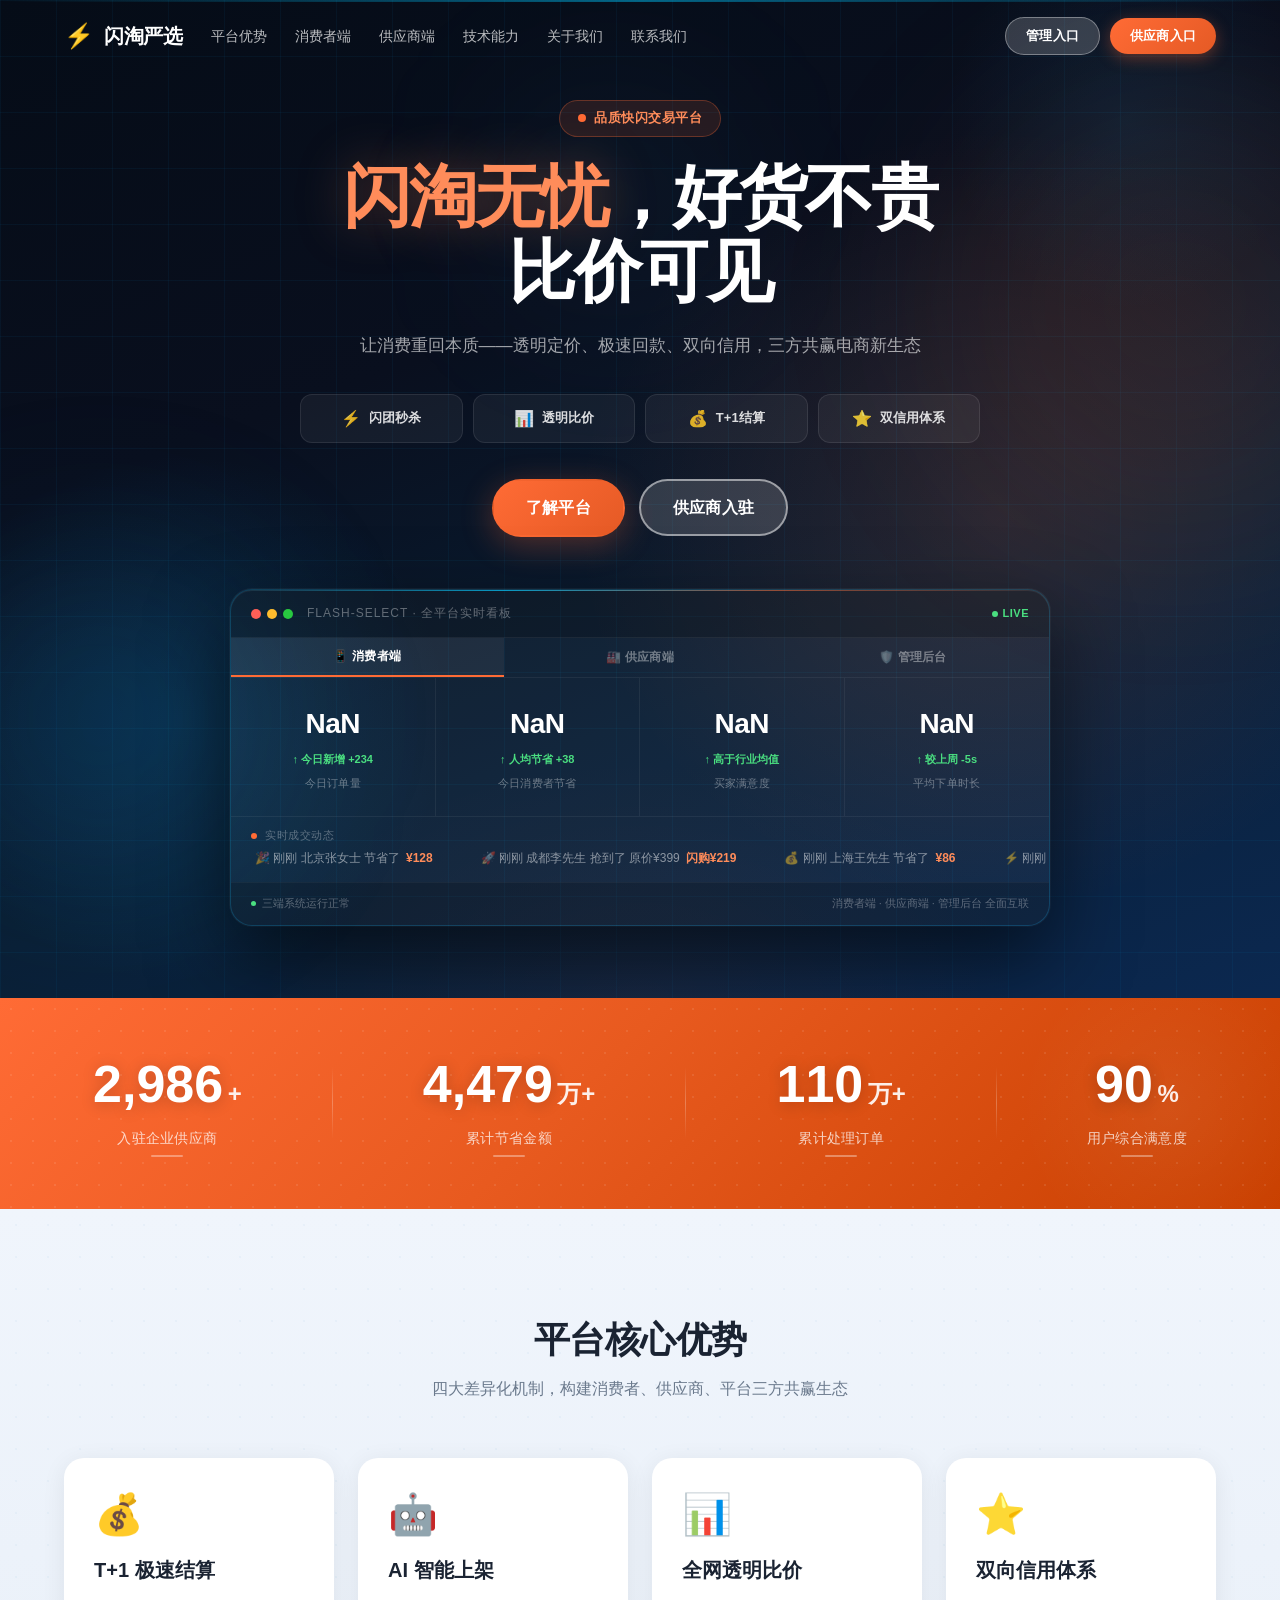
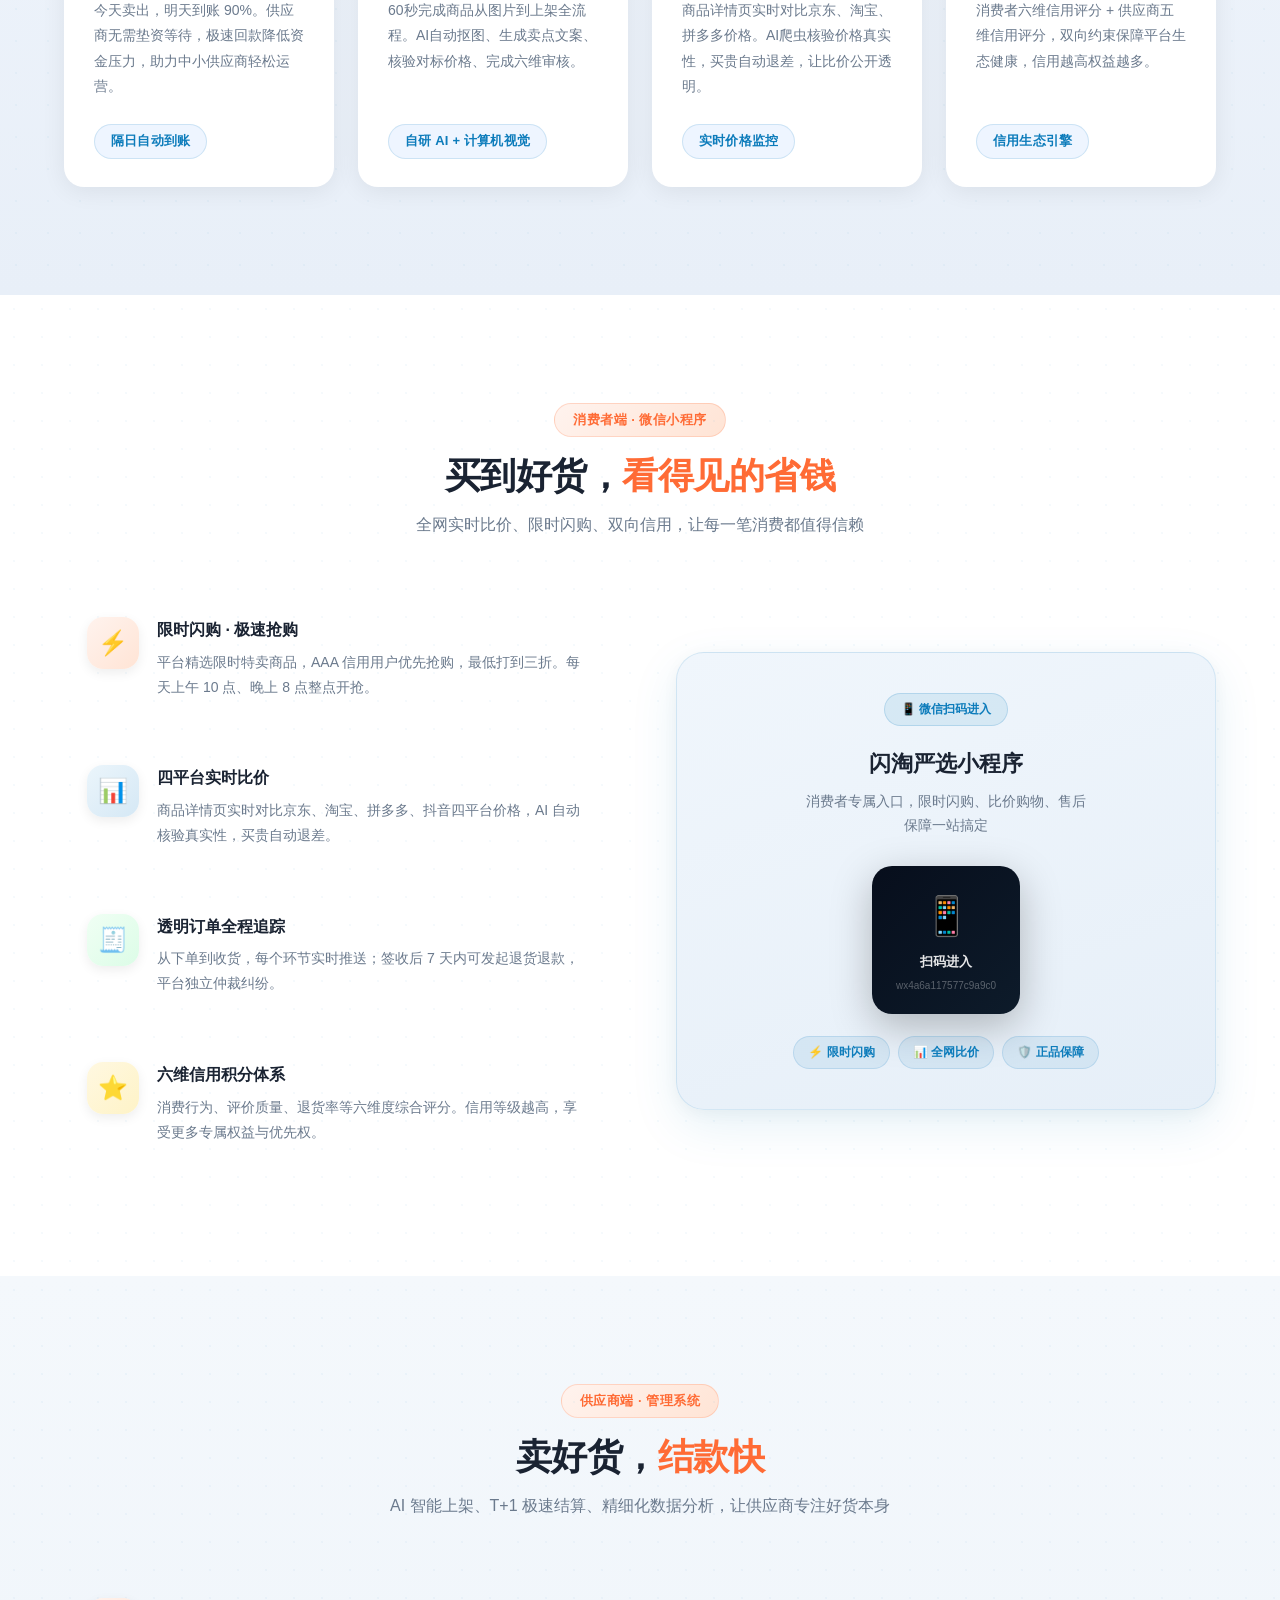
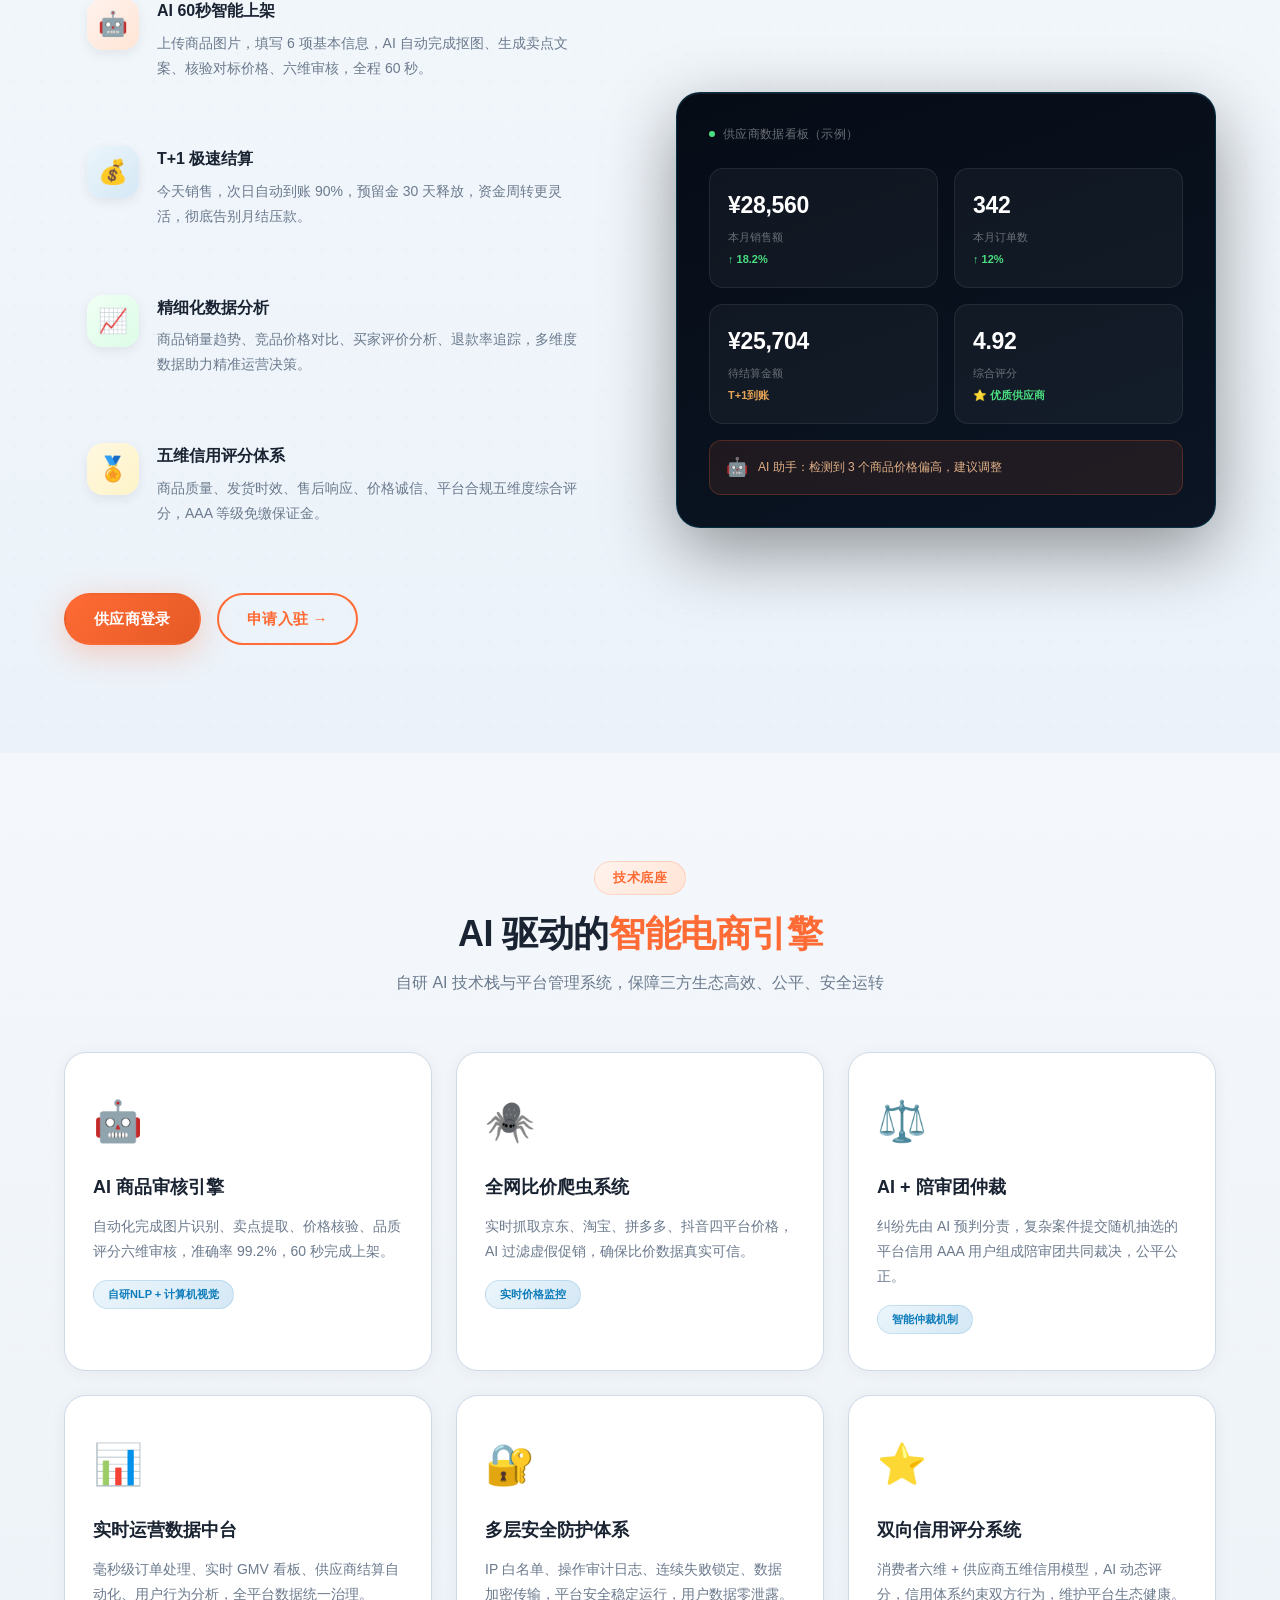
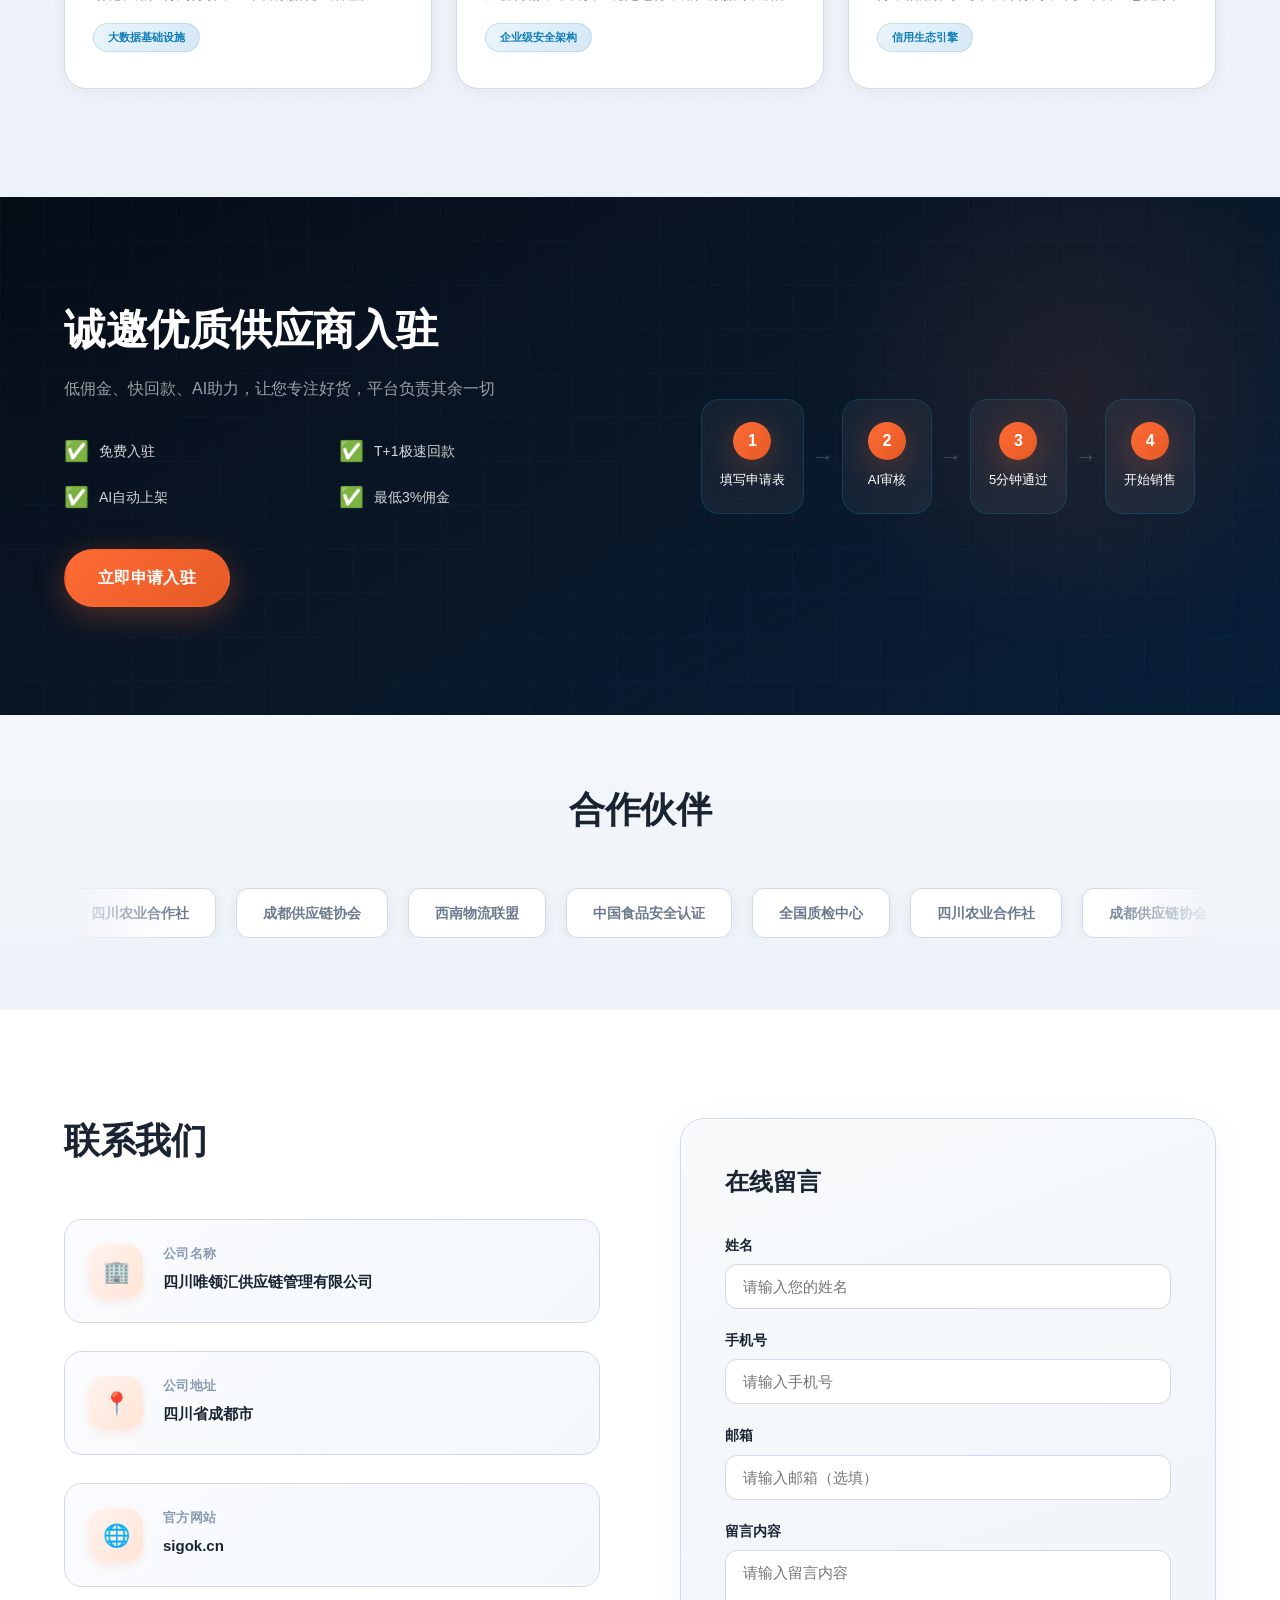
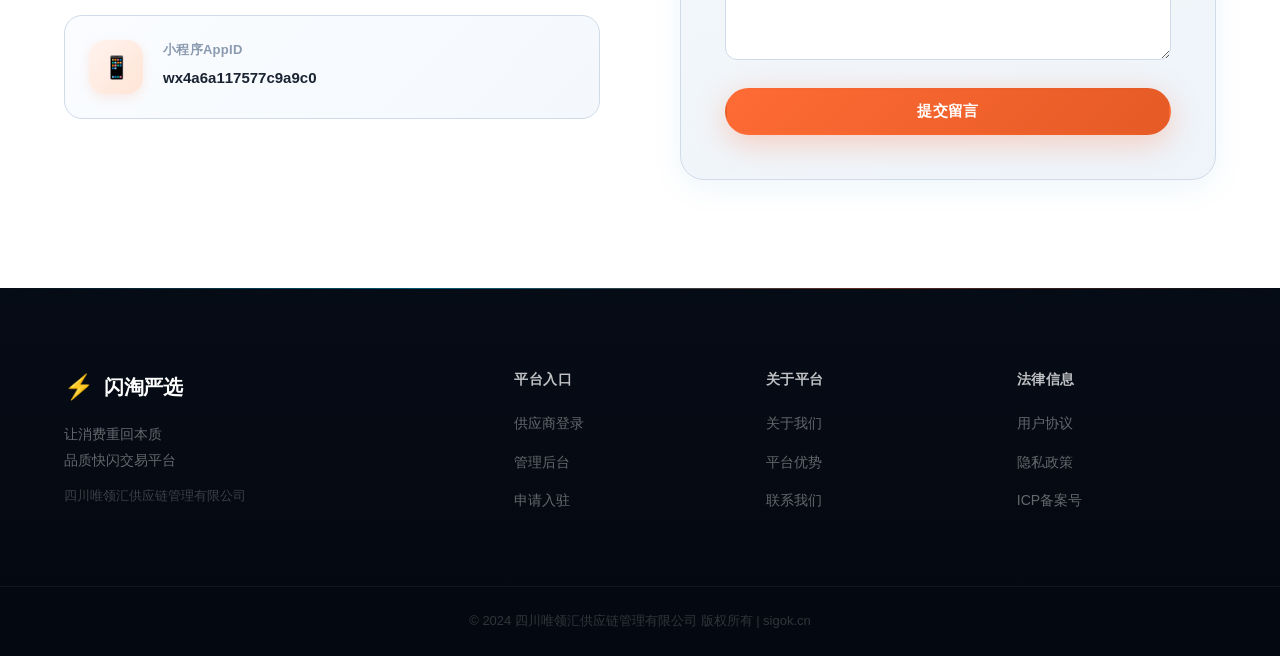
<file: index.html>
<!DOCTYPE html>
<html lang="zh-CN">
<head>
  <meta charset="UTF-8" />
  <meta name="viewport" content="width=device-width, initial-scale=1.0" />
  <title>闪淘严选 - 好货不贵，比价可见，闪淘无忧</title>
  <meta name="description" content="闪淘严选是品质快闪交易平台，全网透明比价、双向信用体系、T+1结算，诚邀优质供应商入驻。" />
  <style>
:root{--primary:#FF6B35;--primary-dark:#E55A25;--primary-light:#FF8C5A;--accent:#0D7CBB;--accent-dark:#0A5A8A;--bg:#F0F4F8;--fg:#1A2332;--muted:#E8EEF5;--border:#D0DAE8;--white:#FFFFFF;--shadow-sm:0 2px 12px rgba(0,0,0,0.06);--shadow-md:0 8px 32px rgba(0,0,0,0.10);--shadow-lg:0 16px 48px rgba(0,0,0,0.14);--shadow-orange:0 8px 32px rgba(255,107,53,0.30);--radius:12px;--radius-lg:20px;--container:1200px;--font-heading:"PingFang SC","Hiragino Sans GB","Microsoft YaHei","STHeiti","SimHei",sans-serif;--font-body:"PingFang SC","Hiragino Sans GB","Microsoft YaHei","STXihei","SimSun",sans-serif}
*,*::before,*::after{box-sizing:border-box;margin:0;padding:0}
html{scroll-behavior:smooth;font-size:16px}
body{font-family:var(--font-body);color:var(--fg);background:var(--bg);line-height:1.6}
a{text-decoration:none;color:inherit;outline:none}
a:focus,button:focus{outline:none}
ul{list-style:none}img{max-width:100%;display:block}
input,textarea,select{font-family:var(--font-body)}
.container{max-width:var(--container);margin:0 auto;padding:0 24px}
.btn{display:inline-flex;align-items:center;justify-content:center;padding:12px 28px;border-radius:50px;font-size:15px;font-weight:600;cursor:pointer;border:2px solid transparent;transition:all 200ms ease;white-space:nowrap;letter-spacing:0.3px;outline:none}
.btn:hover{transform:translateY(-2px)}
.btn-primary{background:linear-gradient(135deg,var(--primary),var(--primary-dark));color:#fff;box-shadow:var(--shadow-orange)}
.btn-primary:hover{box-shadow:0 12px 40px rgba(255,107,53,0.45)}
.btn-accent{background:linear-gradient(135deg,var(--accent),var(--accent-dark));color:#fff}
.btn-accent:hover{box-shadow:var(--shadow-md)}
.btn-outline{background:transparent;color:var(--accent);border-color:var(--accent)}
.btn-outline:hover{background:var(--accent);color:#fff}
.btn-outline-white{background:rgba(255,255,255,0.15);color:#fff;border-color:rgba(255,255,255,0.5);backdrop-filter:blur(4px)}
.btn-outline-white:hover{background:rgba(255,255,255,0.25)}
.btn-lg{padding:14px 32px;font-size:16px}
/* Animations */
@keyframes fadeInUp{from{opacity:0;transform:translateY(32px)}to{opacity:1;transform:translateY(0)}}
@keyframes ticker{0%{transform:translateX(0)}100%{transform:translateX(-50%)}}
@keyframes partnerScroll{0%{transform:translateX(0)}100%{transform:translateX(-50%)}}
@keyframes float{0%,100%{transform:translateY(0px)}50%{transform:translateY(-10px)}}
@keyframes pulse-ring{0%{transform:scale(0.8);opacity:0.8}100%{transform:scale(1.4);opacity:0}}
@keyframes scanline{0%{transform:translateY(-100%)}100%{transform:translateY(100vh)}}
@keyframes glow{0%,100%{opacity:0.5}50%{opacity:1}}
.fade-in{opacity:1;transform:none}
.fade-in.visible{opacity:1;transform:none}
.delay-1{animation-delay:0.12s}.delay-2{animation-delay:0.24s}.delay-3{animation-delay:0.36s}
.hero .fade-in{animation:fadeInUp 0.8s ease both}
.hero .fade-in.delay-1{animation-delay:0.2s}
.hero .fade-in.delay-2{animation-delay:0.4s}
.section-header{text-align:center;margin-bottom:56px}
.section-eyebrow{display:inline-block;background:linear-gradient(135deg,#FFF3EE,#FFE4D5);color:var(--primary);padding:6px 18px;border-radius:50px;font-size:13px;font-weight:700;margin-bottom:16px;border:1px solid rgba(255,107,53,0.2);letter-spacing:0.5px}
.section-title{font-family:var(--font-heading);font-size:36px;color:var(--fg);font-weight:800;line-height:1.25;letter-spacing:-0.5px}
.section-title span{color:var(--primary)}
.section-sub{margin-top:14px;color:#6B7A8D;font-size:16px;max-width:560px;margin-left:auto;margin-right:auto}
/* Navbar — 随页面滚动，嵌入 Hero 内部绝对定位 */
#navbar{position:absolute;top:0;left:0;right:0;z-index:100;background:transparent}
.nav-inner{display:flex;align-items:center;height:72px;gap:28px}
.logo{display:flex;align-items:center;gap:10px;font-weight:800;font-size:20px}
.logo-icon{font-size:24px}
.logo-text{color:#fff;letter-spacing:-0.3px}
.nav-links{display:flex;gap:28px;flex:1}
.nav-links a{font-size:14px;color:rgba(255,255,255,0.72);font-weight:500;position:relative;padding-bottom:3px;transition:color 200ms;outline:none}
.nav-links a:hover{color:#fff}
.nav-links a::after{content:'';position:absolute;bottom:0;left:0;right:0;height:2px;background:linear-gradient(90deg,var(--primary),var(--primary-light));transform:scaleX(0);transition:transform 200ms ease;border-radius:2px}
.nav-links a:hover::after{transform:scaleX(1)}
.nav-actions{display:flex;align-items:center;gap:10px;margin-left:auto}
/* 管理入口 — 深色底色按钮，与供应商入口等高等款 */
.btn-admin{background:rgba(255,255,255,0.18);color:#fff;border:1.5px solid rgba(255,255,255,0.35);padding:8px 20px;border-radius:50px;font-size:13px;font-weight:600;cursor:pointer;transition:all 200ms;text-decoration:none;white-space:nowrap;display:inline-flex;align-items:center;letter-spacing:0.2px}
.btn-admin:hover{background:rgba(255,255,255,0.3);border-color:rgba(255,255,255,0.6);transform:translateY(-1px)}
/* 供应商入口 — 橙色实心底色，与管理入口同尺寸 */
.btn-nav-supplier{background:linear-gradient(135deg,var(--primary),var(--primary-dark));color:#fff;border:none;padding:8px 20px;border-radius:50px;font-size:13px;font-weight:600;cursor:pointer;transition:all 200ms;text-decoration:none;white-space:nowrap;display:inline-flex;align-items:center;letter-spacing:0.2px;box-shadow:0 4px 16px rgba(255,107,53,0.35)}
.btn-nav-supplier:hover{box-shadow:0 6px 24px rgba(255,107,53,0.5);transform:translateY(-1px)}
.hamburger{display:none;flex-direction:column;gap:5px;background:none;border:none;cursor:pointer;padding:4px;outline:none}
.hamburger span{display:block;width:22px;height:2px;background:#fff;border-radius:2px;transition:all 200ms}
/* ===== HERO ===== */
.hero{position:relative;min-height:100vh;display:flex;flex-direction:column;overflow:hidden;background:linear-gradient(160deg,#050C17 0%,#090F1E 35%,#0A1F35 65%,#0B2850 100%)}
.hero::before{content:'';position:absolute;inset:0;background:radial-gradient(ellipse 55% 65% at 78% 52%,rgba(255,107,53,0.13) 0%,transparent 60%),radial-gradient(ellipse 38% 48% at 14% 72%,rgba(13,124,187,0.2) 0%,transparent 55%),radial-gradient(ellipse 28% 38% at 88% 12%,rgba(13,124,187,0.12) 0%,transparent 50%),radial-gradient(ellipse 50% 40% at 50% 100%,rgba(255,107,53,0.05) 0%,transparent 60%)}
.hero-grid{position:absolute;inset:0;background-image:linear-gradient(rgba(0,180,255,0.05) 1px,transparent 1px),linear-gradient(90deg,rgba(0,180,255,0.05) 1px,transparent 1px);background-size:56px 56px}
.hero-scanline{position:absolute;top:0;left:0;right:0;height:2px;background:linear-gradient(90deg,transparent,rgba(0,200,255,0.45),transparent);animation:scanline 6s linear infinite;pointer-events:none}
.hero-orb{position:absolute;border-radius:50%;filter:blur(90px);pointer-events:none}
.hero-orb-1{width:450px;height:450px;background:rgba(255,107,53,0.09);right:-120px;top:8%}
.hero-orb-2{width:320px;height:320px;background:rgba(13,124,187,0.13);left:-60px;bottom:12%}
.hero-orb-3{width:200px;height:200px;background:rgba(91,196,240,0.07);left:40%;top:10%}
/* Hero内容区域：文字在上，看板在下，垂直居中 */
.hero-body{flex:1;display:flex;align-items:center;padding:100px 0 72px;position:relative;z-index:1}
.hero-inner{display:flex;flex-direction:column;align-items:center;text-align:center;width:100%;gap:52px}
.hero-tag{display:inline-flex;align-items:center;gap:8px;background:rgba(255,107,53,0.12);color:#FF8C5A;padding:7px 18px;border-radius:50px;font-size:13px;font-weight:700;margin-bottom:22px;border:1px solid rgba(255,107,53,0.3);letter-spacing:0.5px}
.hero-tag-dot{width:8px;height:8px;background:var(--primary);border-radius:50%;display:inline-block;animation:glow 1.5s ease infinite}
.hero-title{font-family:var(--font-heading);font-size:68px;line-height:1.1;color:#fff;margin-bottom:22px;font-weight:900;letter-spacing:-2px}
.hero-title .highlight{color:var(--primary-light);text-shadow:0 0 50px rgba(255,140,90,0.35)}
.hero-sub{font-size:17px;color:rgba(255,255,255,0.62);margin-bottom:32px;max-width:600px;line-height:1.85}
.hero-features{display:grid;grid-template-columns:repeat(4,1fr);gap:10px;margin-bottom:36px;width:100%;max-width:680px}
.hf-item{display:flex;align-items:center;gap:8px;background:rgba(255,255,255,0.05);border:1px solid rgba(255,255,255,0.09);border-radius:12px;padding:11px 15px;color:rgba(255,255,255,0.85);font-size:13px;font-weight:600;transition:all 200ms;justify-content:center}
.hf-item:hover{background:rgba(255,255,255,0.09);border-color:rgba(255,107,53,0.35);transform:translateY(-1px)}
.hf-icon{font-size:16px}
.hero-actions{display:flex;gap:14px;flex-wrap:nowrap;justify-content:center}
/* Hero 看板：全宽展示 */
.hero-visual{width:100%;max-width:820px;animation:float 7s ease-in-out infinite;position:relative}
.hero-card{background:rgba(255,255,255,0.035);border-radius:22px;border:1px solid rgba(0,200,255,0.15);box-shadow:0 32px 80px rgba(0,0,0,0.55),0 0 0 1px rgba(255,255,255,0.05),inset 0 1px 0 rgba(255,255,255,0.08);overflow:hidden;backdrop-filter:blur(24px);position:relative}
.hero-card::before{content:'';position:absolute;top:0;left:0;right:0;height:1px;background:linear-gradient(90deg,transparent,rgba(0,200,255,0.7),rgba(255,107,53,0.5),transparent)}
.hc-header{display:flex;align-items:center;gap:6px;padding:14px 20px;background:rgba(0,0,0,0.2);border-bottom:1px solid rgba(255,255,255,0.06)}
.hc-dot{width:10px;height:10px;border-radius:50%}
.hc-dot.red{background:#FF5F57}.hc-dot.yellow{background:#FEBC2E}.hc-dot.green{background:#28C840;animation:glow 2s ease infinite}
.hc-title{margin-left:8px;font-size:12px;color:rgba(255,255,255,0.35);font-weight:500;letter-spacing:1px;text-transform:uppercase}
.hc-badge-live{margin-left:auto;display:flex;align-items:center;gap:5px;font-size:11px;color:#4ADE80;font-weight:700;letter-spacing:0.5px}
.hc-badge-live::before{content:'';width:6px;height:6px;background:#4ADE80;border-radius:50%;animation:glow 1.2s ease infinite}
.hc-stats{display:grid;grid-template-columns:repeat(3,1fr);border-bottom:1px solid rgba(255,255,255,0.06)}
.hc-stats-4{grid-template-columns:repeat(4,1fr)}
/* 三端标签切换 */
.hc-tabs{display:flex;gap:0;border-bottom:1px solid rgba(255,255,255,0.06)}
.hc-tab{flex:1;padding:10px 12px;background:transparent;border:none;color:rgba(255,255,255,0.4);font-size:12px;font-weight:600;cursor:pointer;transition:all 200ms;font-family:var(--font-body);letter-spacing:0.3px}
.hc-tab:hover{color:rgba(255,255,255,0.7);background:rgba(255,255,255,0.04)}
.hc-tab.active{color:#fff;background:rgba(255,255,255,0.06);border-bottom:2px solid var(--primary)}
.hc-trend-up{color:#4ADE80}
.hc-trend-down{color:#FB923C}
.hc-stat{padding:24px 16px;text-align:center;position:relative;transition:background 200ms}
.hc-stat:hover{background:rgba(255,255,255,0.03)}
.hc-stat:not(:last-child){border-right:1px solid rgba(255,255,255,0.06)}
.hc-num{display:block;font-family:var(--font-heading);font-size:28px;color:#fff;font-weight:900;letter-spacing:-0.5px}
.hc-num-unit{font-size:14px;color:var(--primary-light);font-weight:700;margin-left:2px}
.hc-trend{display:block;font-size:11px;color:#4ADE80;margin-top:4px;font-weight:600}
.hc-label{font-size:11px;color:rgba(255,255,255,0.38);margin-top:6px;display:block;letter-spacing:0.3px}
.hc-ticker-label{display:flex;align-items:center;gap:8px;padding:10px 20px 4px;font-size:11px;color:rgba(255,255,255,0.32);letter-spacing:0.5px;text-transform:uppercase}
.hc-ticker-label::before{content:'';display:inline-block;width:6px;height:6px;background:var(--primary);border-radius:50%;animation:glow 1s ease infinite}
.hc-ticker{padding:0 0 14px;overflow:hidden}
.ticker-wrap{display:flex;white-space:nowrap;animation:ticker 16s linear infinite}
.ticker-item{padding:0 24px;font-size:12px;color:rgba(255,255,255,0.5);display:inline-flex;align-items:center;gap:6px}
.ticker-item strong{color:var(--primary-light)}
.hc-footer{padding:12px 20px;background:rgba(0,0,0,0.18);display:flex;justify-content:space-between;align-items:center;border-top:1px solid rgba(255,255,255,0.04)}
.hc-status{display:flex;align-items:center;gap:6px;font-size:11px;color:rgba(255,255,255,0.32)}
.hc-status-dot{width:5px;height:5px;background:#4ADE80;border-radius:50%;animation:glow 1.5s ease infinite}
/* Stats Bar — 更豪华设计 */
.stats-bar{background:linear-gradient(135deg,#FF6B35 0%,#E85A1F 45%,#C94000 100%);padding:60px 0;position:relative;overflow:hidden}
.stats-bar::before{content:'';position:absolute;inset:0;background-image:radial-gradient(rgba(255,255,255,0.09) 1px,transparent 1px);background-size:22px 22px}
.stats-bar::after{content:'';position:absolute;top:-40px;right:-40px;width:300px;height:300px;border-radius:50%;background:radial-gradient(circle,rgba(255,255,255,0.06) 0%,transparent 70%)}
.stats-inner{display:flex;align-items:center;justify-content:space-around;flex-wrap:wrap;gap:32px;position:relative;z-index:1}
.stat-item{text-align:center;position:relative}
.stat-item::after{content:'';position:absolute;bottom:-8px;left:50%;transform:translateX(-50%);width:32px;height:2px;background:rgba(255,255,255,0.35);border-radius:2px}
.stat-num{font-family:var(--font-heading);font-size:52px;color:var(--white);font-weight:900;line-height:1;text-shadow:0 2px 16px rgba(0,0,0,0.2)}
.stat-suffix{font-size:24px;color:rgba(255,255,255,0.9);font-weight:700}
.stat-label{display:block;font-size:14px;color:rgba(255,255,255,0.75);margin-top:14px;font-weight:500;letter-spacing:0.3px}
.stat-divider{width:1px;height:72px;background:linear-gradient(180deg,transparent,rgba(255,255,255,0.25),transparent)}
/* Features — Image1样式：3列白卡，图标+标题+描述+底部pill标签 */
.features{padding:108px 0;background:linear-gradient(180deg,#F0F5FC 0%,#E8EFF8 100%);position:relative}
.features::before{content:'';position:absolute;inset:0;background-image:radial-gradient(rgba(13,124,187,0.04) 1px,transparent 1px);background-size:32px 32px;pointer-events:none}
.features-grid{display:grid;grid-template-columns:repeat(4,1fr);gap:24px;position:relative}
.feature-card{background:var(--white);border-radius:20px;padding:36px 30px 28px;border:none;box-shadow:0 4px 24px rgba(0,0,0,0.07);transition:all 280ms ease;position:relative;overflow:hidden;display:flex;flex-direction:column}
.feature-card:hover{transform:translateY(-7px);box-shadow:0 16px 48px rgba(0,0,0,0.11)}
.fc-icon{font-size:40px;margin-bottom:20px;line-height:1;display:block}
.feature-card h3{font-family:var(--font-heading);font-size:20px;margin-bottom:12px;font-weight:800;color:var(--fg)}
.feature-card p{font-size:14px;color:#6B7A8D;line-height:1.82;margin-bottom:24px;flex:1}
.fc-pill{display:inline-flex;align-items:center;padding:6px 16px;border-radius:50px;font-size:13px;font-weight:600;background:#EEF5FF;color:var(--accent);border:1px solid rgba(13,124,187,0.15);letter-spacing:0.2px;width:fit-content}
/* Hero 内容居中对齐 */
.hero-content{display:flex;flex-direction:column;align-items:center;text-align:center;width:100%}
/* Partners */
.partners{padding:72px 0;background:linear-gradient(180deg,#F4F8FC,#EDF2F8);overflow:hidden}
.partners-scroll{overflow:hidden;-webkit-mask-image:linear-gradient(90deg,transparent,black 10%,black 90%,transparent)}
.partners-track{display:flex;gap:20px;white-space:nowrap;animation:partnerScroll 24s linear infinite}
.partner-logo{display:inline-flex;align-items:center;padding:13px 26px;background:var(--white);border:1px solid var(--border);border-radius:var(--radius);font-size:14px;font-weight:600;color:#6B7A8D;box-shadow:var(--shadow-sm);flex-shrink:0;transition:all 200ms}
.partner-logo:hover{border-color:var(--primary);color:var(--primary);transform:translateY(-2px)}
/* Footer 精致升级 */
footer{background:linear-gradient(180deg,#060C16 0%,#040810 100%);padding:80px 0 0;position:relative}
footer::before{content:'';position:absolute;top:0;left:0;right:0;height:1px;background:linear-gradient(90deg,transparent,rgba(0,200,255,0.4),rgba(255,107,53,0.35),transparent)}
.footer-inner{display:grid;grid-template-columns:2fr 1fr 1fr 1fr;gap:52px;padding-bottom:60px}
.footer-brand .logo-text{color:#fff}
.footer-brand p{font-size:14px;color:rgba(255,255,255,0.38);margin-top:16px;line-height:1.85}
.footer-company{margin-top:10px!important;font-size:13px!important;color:rgba(255,255,255,0.22)!important}
.footer-links h4{color:rgba(255,255,255,0.75);font-size:14px;margin-bottom:20px;font-weight:800;letter-spacing:0.5px;text-transform:uppercase}
.footer-links ul li{margin-bottom:13px}
.footer-links ul li a{font-size:14px;color:rgba(255,255,255,0.38);transition:color 200ms}
.footer-links ul li a:hover{color:var(--primary)}
.footer-bottom{border-top:1px solid rgba(255,255,255,0.05);padding:24px;text-align:center}
.footer-bottom p{font-size:13px;color:rgba(255,255,255,0.18)}
/* ===== 平台功能详解 sections ===== */
.platform-detail{padding:108px 0;background:var(--white);position:relative}
.platform-detail::before{content:'';position:absolute;inset:0;
  background-image:radial-gradient(rgba(13,124,187,0.04) 1px,transparent 1px);
  background-size:28px 28px;pointer-events:none}
.platform-detail-alt{background:linear-gradient(180deg,#F4F8FC 0%,#EBF2F9 100%)}
.pd-layout{display:grid;grid-template-columns:1fr 1fr;gap:72px;align-items:center;position:relative}
.pd-layout-reverse{direction:rtl}
.pd-layout-reverse>*{direction:ltr}
.pd-features{display:flex;flex-direction:column;gap:20px}
.pdf-item{display:flex;align-items:flex-start;gap:18px;padding:22px;border-radius:18px;
  border:1px solid transparent;transition:all 220ms;background:transparent}
.pdf-item:hover{background:var(--white);border-color:rgba(255,107,53,0.12);
  box-shadow:0 4px 24px rgba(255,107,53,0.08);transform:translateX(4px)}
.pdf-icon{width:52px;height:52px;border-radius:16px;display:flex;align-items:center;justify-content:center;
  font-size:24px;flex-shrink:0;box-shadow:0 4px 12px rgba(0,0,0,0.07)}
.pdf-body h4{font-size:16px;font-weight:800;color:var(--fg);margin-bottom:7px;font-family:var(--font-heading)}
.pdf-body p{font-size:14px;color:#6B7A8D;line-height:1.78}
/* 消费者端 可视卡片 */
.pd-card{background:linear-gradient(160deg,#F0F6FC,#E6EFF8);border-radius:28px;
  padding:40px 36px;border:1px solid rgba(13,124,187,0.12);
  box-shadow:0 16px 48px rgba(13,124,187,0.10),0 4px 16px rgba(0,0,0,0.04);text-align:center}
.pdc-header h3{font-family:var(--font-heading);font-size:22px;font-weight:800;margin:10px 0 8px;color:var(--fg)}
.pdc-eyebrow{display:inline-block;background:rgba(13,124,187,0.1);color:var(--accent);
  padding:6px 16px;border-radius:50px;font-size:12px;font-weight:700;margin-bottom:10px;
  border:1px solid rgba(13,124,187,0.18)}
.pdc-header p{font-size:14px;color:#6B7A8D;line-height:1.75;max-width:280px;margin:0 auto 28px}
.qr-frame{width:148px;height:148px;margin:0 auto;border-radius:20px;
  background:linear-gradient(135deg,#070E1C,#0D1B2A);
  display:flex;align-items:center;justify-content:center;
  box-shadow:0 12px 40px rgba(0,0,0,0.25)}
.qr-inner{text-align:center;color:#fff}
.qr-icon{font-size:38px;margin-bottom:6px}
.qr-text{display:block;font-size:13px;font-weight:700;color:rgba(255,255,255,0.9)}
.qr-id{display:block;font-size:10px;color:rgba(255,255,255,0.32);margin-top:5px;word-break:break-all}
.pdc-badges{display:flex;gap:8px;justify-content:center;margin-top:22px;flex-wrap:wrap}
.pdc-badge{background:rgba(13,124,187,0.09);color:var(--accent);padding:6px 14px;
  border-radius:50px;font-size:12px;font-weight:700;border:1px solid rgba(13,124,187,0.14)}
/* 供应商数据看板 */
.supplier-metrics{background:linear-gradient(160deg,#060C16,#0B1524);border-radius:24px;
  padding:32px;border:1px solid rgba(0,200,255,0.18);
  box-shadow:0 24px 72px rgba(0,0,0,0.4),inset 0 1px 0 rgba(255,255,255,0.07)}
.sm-header{display:flex;align-items:center;gap:8px;font-size:12px;color:rgba(255,255,255,0.4);
  margin-bottom:24px;letter-spacing:0.3px}
.sm-dot{width:6px;height:6px;background:#4ADE80;border-radius:50%;animation:glow 1.5s ease infinite}
.sm-grid{display:grid;grid-template-columns:1fr 1fr;gap:16px;margin-bottom:16px}
.sm-item{background:rgba(255,255,255,0.04);border:1px solid rgba(255,255,255,0.08);
  border-radius:14px;padding:18px;transition:all 200ms}
.sm-item:hover{background:rgba(255,255,255,0.07);border-color:rgba(0,200,255,0.2)}
.sm-num{display:block;font-size:23px;font-weight:900;color:#fff;font-family:var(--font-heading);letter-spacing:-0.3px}
.sm-label{display:block;font-size:11px;color:rgba(255,255,255,0.38);margin-top:5px}
.sm-trend{display:block;font-size:11px;margin-top:5px;font-weight:700}
.sm-trend.up{color:#4ADE80}
.sm-trend:not(.up){color:rgba(255,180,90,0.9)}
.sm-ai-bar{display:flex;align-items:center;gap:10px;background:rgba(255,107,53,0.09);
  border:1px solid rgba(255,107,53,0.22);border-radius:12px;padding:12px 16px;
  font-size:12px;color:rgba(255,200,150,0.85)}
.sm-ai-icon{font-size:18px}
/* 技术能力 section */
.tech-section{padding:108px 0;background:linear-gradient(180deg,#F4F8FC 0%,#EDF2F8 100%);position:relative}
.tech-section::before{content:'';position:absolute;inset:0;
  background-image:radial-gradient(rgba(255,107,53,0.035) 1.5px,transparent 1.5px);
  background-size:32px 32px;pointer-events:none}
.tech-grid{display:grid;grid-template-columns:repeat(3,1fr);gap:24px;position:relative}
.tech-card{background:var(--white);border-radius:22px;padding:36px 28px;
  border:1px solid var(--border);box-shadow:0 2px 16px rgba(0,0,0,0.05);transition:all 280ms;position:relative;overflow:hidden}
.tech-card::after{content:'';position:absolute;bottom:0;left:0;right:0;height:4px;
  background:linear-gradient(90deg,var(--accent),var(--primary));opacity:0;transition:opacity 280ms;border-radius:0 0 22px 22px}
.tech-card:hover{transform:translateY(-7px);box-shadow:0 20px 56px rgba(13,124,187,0.12),0 4px 20px rgba(0,0,0,0.06);border-color:rgba(13,124,187,0.2)}
.tech-card:hover::after{opacity:1}
.tc-icon{font-size:40px;margin-bottom:20px}
.tech-card h4{font-family:var(--font-heading);font-size:18px;font-weight:800;margin-bottom:12px;color:var(--fg)}
.tech-card p{font-size:14px;color:#6B7A8D;line-height:1.78;margin-bottom:16px}
.tc-tag{display:inline-block;background:linear-gradient(135deg,#EBF5FB,#D5E8F5);
  color:var(--accent);padding:5px 14px;border-radius:50px;font-size:11px;font-weight:700;
  border:1px solid rgba(13,124,187,0.15)}
/* btn-outline 修复 */
.btn-outline{background:transparent;border-width:2px;border-style:solid;cursor:pointer;
  display:inline-flex;align-items:center;justify-content:center;
  padding:12px 28px;border-radius:50px;font-size:15px;font-weight:600;
  transition:all 200ms;white-space:nowrap;text-decoration:none}

/* Join CTA 精致升级 */
.join-cta{background:linear-gradient(150deg,#060C16 0%,#0A1626 45%,#071E38 100%);padding:108px 0;position:relative;overflow:hidden}
.join-cta::before{content:'';position:absolute;inset:0;background-image:linear-gradient(rgba(0,170,255,0.04) 1px,transparent 1px),linear-gradient(90deg,rgba(0,170,255,0.04) 1px,transparent 1px);background-size:44px 44px}
.join-cta::after{content:'';position:absolute;right:-80px;top:-80px;width:560px;height:560px;border-radius:50%;background:radial-gradient(circle,rgba(255,107,53,0.1) 0%,transparent 65%)}
.join-inner{display:grid;grid-template-columns:1fr 1fr;gap:80px;align-items:center;position:relative;z-index:1}
.join-content h2{font-family:var(--font-heading);font-size:42px;color:#fff;margin-bottom:18px;font-weight:900;line-height:1.2;letter-spacing:-0.5px}
.join-content h2 span{color:var(--primary-light)}
.join-content p{font-size:16px;color:rgba(255,255,255,0.6);margin-bottom:32px;line-height:1.85}
.join-features{display:grid;grid-template-columns:1fr 1fr;gap:14px;margin-bottom:36px}
.jf-item{display:flex;align-items:center;gap:10px;color:rgba(255,255,255,0.82);font-size:14px}
.jf-icon{color:#4ADE80;font-size:20px}
.join-steps{display:flex;align-items:center;gap:8px;flex-wrap:wrap;justify-content:center}
.js-step{display:flex;flex-direction:column;align-items:center;gap:10px;background:rgba(255,255,255,0.05);border:1px solid rgba(0,200,255,0.15);border-radius:18px;padding:22px 18px;color:#fff;font-size:13px;min-width:90px;backdrop-filter:blur(10px);transition:all 220ms}
.js-step:hover{background:rgba(255,255,255,0.1);border-color:rgba(0,200,255,0.35);transform:translateY(-3px)}
.js-num{width:38px;height:38px;background:linear-gradient(135deg,var(--primary),var(--primary-dark));border-radius:50%;display:flex;align-items:center;justify-content:center;font-weight:900;font-size:16px;color:#fff;box-shadow:var(--shadow-orange)}
.js-arrow{color:rgba(255,255,255,0.22);font-size:22px}

/* Contact 精致升级 */
.contact{padding:108px 0;background:var(--white)}
.contact-inner{display:grid;grid-template-columns:1fr 1fr;gap:80px;align-items:start}
.ci-items{margin-top:32px;display:flex;flex-direction:column;gap:28px}
.ci-item{display:flex;align-items:flex-start;gap:20px;padding:24px;background:linear-gradient(135deg,#FAFCFF,#F4F8FC);border-radius:18px;border:1px solid var(--border);transition:all 220ms}
.ci-item:hover{box-shadow:0 6px 24px rgba(13,124,187,0.09);border-color:rgba(13,124,187,0.18);transform:translateX(4px)}
.ci-icon{font-size:22px;width:54px;height:54px;background:linear-gradient(135deg,#FFF3EE,#FFE4D5);border-radius:16px;display:flex;align-items:center;justify-content:center;flex-shrink:0;box-shadow:0 4px 12px rgba(255,107,53,0.12)}
.ci-item strong{font-size:13px;color:#8A9AB0;display:block;margin-bottom:5px;font-weight:600;letter-spacing:0.3px}
.ci-item p{font-size:15px;color:var(--fg);font-weight:600}
.contact-form{background:linear-gradient(160deg,#F8FAFB,#EEF4FA);border-radius:24px;padding:44px;border:1px solid var(--border);box-shadow:0 8px 32px rgba(13,124,187,0.07)}
.contact-form h3{font-family:var(--font-heading);font-size:24px;margin-bottom:32px;font-weight:800;color:var(--fg)}
.form-group{margin-bottom:20px}
.form-group label{display:block;font-size:14px;font-weight:700;margin-bottom:8px;color:var(--fg)}
.form-group input,.form-group textarea{width:100%;padding:13px 17px;border:1.5px solid var(--border);border-radius:12px;font-size:15px;background:var(--white);transition:all 200ms;outline:none;color:var(--fg)}
.form-group input:focus,.form-group textarea:focus{border-color:var(--primary);box-shadow:0 0 0 4px rgba(255,107,53,0.1)}
.form-group textarea{resize:vertical;min-height:110px}
@media(max-width:1024px){.features-grid{grid-template-columns:repeat(2,1fr)}.hero-title{font-size:52px}.hero-inner{gap:44px}.tech-grid{grid-template-columns:repeat(2,1fr)}.hc-stats-4{grid-template-columns:repeat(2,1fr)}}
@media(max-width:768px){
  .hero-body{padding:100px 0 60px}
  .hero-title{font-size:40px}
  .hero-features{grid-template-columns:1fr 1fr}
  .stats-inner{flex-direction:column;gap:36px}.stat-divider{display:none}
  .features-grid,.tech-grid{grid-template-columns:1fr}
  .pd-layout,.pd-layout-reverse{grid-template-columns:1fr;gap:40px}
  .pd-layout-reverse{direction:ltr}
  .join-inner{grid-template-columns:1fr;gap:48px}.contact-inner{grid-template-columns:1fr}
  .footer-inner{grid-template-columns:1fr 1fr}.section-title{font-size:28px}
  .nav-links{display:none;flex-direction:column;position:absolute;top:72px;left:0;right:0;background:rgba(6,12,22,0.98);padding:16px 24px;box-shadow:var(--shadow-md);gap:12px;border-top:1px solid rgba(255,255,255,0.06)}
  .nav-links.open{display:flex}.hamburger{display:flex}
  .btn-admin{display:none}.btn-nav-supplier{display:none}
}
  </style>
</head>
<body>

<!-- ========== Hero (含导航栏，随页面滚动) ========== -->
<section class="hero">
  <div class="hero-grid"></div>
  <div class="hero-scanline"></div>
  <div class="hero-orb hero-orb-1"></div>
  <div class="hero-orb hero-orb-2"></div>
  <div class="hero-orb hero-orb-3"></div>

  <!-- 导航栏嵌入 Hero，随页面滚动向上移动 -->
  <nav id="navbar">
    <div class="container nav-inner">
      <a href="index.html" class="logo">
        <span class="logo-icon">⚡</span>
        <span class="logo-text">闪淘严选</span>
      </a>
      <ul class="nav-links" id="navLinks">
        <li><a href="#features">平台优势</a></li>
        <li><a href="#consumer">消费者端</a></li>
        <li><a href="#supplier-detail">供应商端</a></li>
        <li><a href="#tech">技术能力</a></li>
        <li><a href="about.html">关于我们</a></li>
        <li><a href="#contact">联系我们</a></li>
      </ul>
      <div class="nav-actions">
        <a href="admin-login.html" class="btn-admin">管理入口</a>
        <a href="supplier-login.html" class="btn-nav-supplier">供应商入口</a>
      </div>
      <button class="hamburger" id="hamburger" aria-label="菜单">
        <span></span><span></span><span></span>
      </button>
    </div>
  </nav>

  <!-- Hero 主体内容 -->
  <div class="hero-body">
    <div class="container hero-inner">
      <!-- 左侧文字内容 -->
      <div class="hero-content fade-in">
        <div class="hero-tag"><span class="hero-tag-dot"></span>品质快闪交易平台</div>
        <h1 class="hero-title"><span class="highlight">闪淘无忧</span>，好货不贵<br/>比价可见</h1>
        <p class="hero-sub">让消费重回本质——透明定价、极速回款、双向信用，三方共赢电商新生态</p>
        <div class="hero-features">
          <div class="hf-item"><span class="hf-icon">⚡</span>闪团秒杀</div>
          <div class="hf-item"><span class="hf-icon">📊</span>透明比价</div>
          <div class="hf-item"><span class="hf-icon">💰</span>T+1结算</div>
          <div class="hf-item"><span class="hf-icon">⭐</span>双信用体系</div>
        </div>
        <div class="hero-actions">
          <a href="#features" class="btn btn-primary btn-lg">了解平台</a>
          <a href="join.html" class="btn btn-outline-white btn-lg">供应商入驻</a>
        </div>
      </div>
    <!-- 右侧科技感看板 -->
    <div class="hero-visual fade-in delay-1">
      <div class="hero-card">
        <div class="hc-header">
          <span class="hc-dot red"></span>
          <span class="hc-dot yellow"></span>
          <span class="hc-dot green"></span>
          <span class="hc-title">FLASH-SELECT · 全平台实时看板</span>
          <span class="hc-badge-live">LIVE</span>
        </div>
        <!-- 三端数据标签切换 -->
        <div class="hc-tabs">
          <button class="hc-tab active" data-tab="consumer">📱 消费者端</button>
          <button class="hc-tab" data-tab="supplier">🏭 供应商端</button>
          <button class="hc-tab" data-tab="admin">🛡️ 管理后台</button>
        </div>
        <!-- 消费者端数据 -->
        <div class="hc-panel" id="tab-consumer">
          <div class="hc-stats hc-stats-4">
            <div class="hc-stat">
              <span class="hc-num">12,580</span>
              <span class="hc-trend hc-trend-up">↑ 今日新增 +234</span>
              <span class="hc-label">今日订单量</span>
            </div>
            <div class="hc-stat">
              <span class="hc-num">4,820<span class="hc-num-unit">元</span></span>
              <span class="hc-trend hc-trend-up">↑ 人均节省 +38</span>
              <span class="hc-label">今日消费者节省</span>
            </div>
            <div class="hc-stat">
              <span class="hc-num">98<span class="hc-num-unit">%</span></span>
              <span class="hc-trend hc-trend-up">↑ 高于行业均值</span>
              <span class="hc-label">买家满意度</span>
            </div>
            <div class="hc-stat">
              <span class="hc-num">23<span class="hc-num-unit">s</span></span>
              <span class="hc-trend hc-trend-up">↑ 较上周 -5s</span>
              <span class="hc-label">平均下单时长</span>
            </div>
          </div>
        </div>
        <!-- 供应商端数据 -->
        <div class="hc-panel" id="tab-supplier" style="display:none">
          <div class="hc-stats hc-stats-4">
            <div class="hc-stat">
              <span class="hc-num">856</span>
              <span class="hc-trend hc-trend-up">↑ 本周新增 +12</span>
              <span class="hc-label">入驻供应商</span>
            </div>
            <div class="hc-stat">
              <span class="hc-num">¥68.4<span class="hc-num-unit">万</span></span>
              <span class="hc-trend hc-trend-up">↑ 今日结算 +9%</span>
              <span class="hc-label">今日T+1结算额</span>
            </div>
            <div class="hc-stat">
              <span class="hc-num">3,240</span>
              <span class="hc-trend hc-trend-up">↑ 本周上架 +186</span>
              <span class="hc-label">在售商品数</span>
            </div>
            <div class="hc-stat">
              <span class="hc-num">99.2<span class="hc-num-unit">%</span></span>
              <span class="hc-trend">AI审核准确率</span>
              <span class="hc-label">上架通过率</span>
            </div>
          </div>
        </div>
        <!-- 管理后台数据 -->
        <div class="hc-panel" id="tab-admin" style="display:none">
          <div class="hc-stats hc-stats-4">
            <div class="hc-stat">
              <span class="hc-num">¥142<span class="hc-num-unit">万</span></span>
              <span class="hc-trend hc-trend-up">↑ 今日GMV +11%</span>
              <span class="hc-label">平台今日流水</span>
            </div>
            <div class="hc-stat">
              <span class="hc-num">3</span>
              <span class="hc-trend hc-trend-down">↓ 较昨日 -2</span>
              <span class="hc-label">待处理纠纷</span>
            </div>
            <div class="hc-stat">
              <span class="hc-num">100<span class="hc-num-unit">%</span></span>
              <span class="hc-trend">全部正常运行</span>
              <span class="hc-label">系统服务健康度</span>
            </div>
            <div class="hc-stat">
              <span class="hc-num">4.88<span class="hc-num-unit">分</span></span>
              <span class="hc-trend hc-trend-up">↑ 平台NPS +0.06</span>
              <span class="hc-label">平台综合评分</span>
            </div>
          </div>
        </div>
        <div class="hc-ticker-label">实时成交动态</div>
        <div class="hc-ticker">
          <div class="ticker-wrap">
            <span class="ticker-item">🎉 刚刚 北京张女士 节省了 <strong>¥128</strong></span>
            <span class="ticker-item">🚀 刚刚 成都李先生 抢到了 原价¥399 <strong>闪购¥219</strong></span>
            <span class="ticker-item">💰 刚刚 上海王先生 节省了 <strong>¥86</strong></span>
            <span class="ticker-item">⚡ 刚刚 广州赵女士 抢到了 原价¥599 <strong>闪购¥299</strong></span>
            <span class="ticker-item">🏭 供应商「优品源」今日结算 <strong>¥2,860</strong></span>
            <span class="ticker-item">🎉 刚刚 北京张女士 节省了 <strong>¥128</strong></span>
            <span class="ticker-item">🚀 刚刚 成都李先生 抢到了 原价¥399 <strong>闪购¥219</strong></span>
            <span class="ticker-item">💰 刚刚 上海王先生 节省了 <strong>¥86</strong></span>
            <span class="ticker-item">⚡ 刚刚 广州赵女士 抢到了 原价¥599 <strong>闪购¥299</strong></span>
          </div>
        </div>
        <div class="hc-footer">
          <div class="hc-status"><span class="hc-status-dot"></span>三端系统运行正常</div>
          <div class="hc-status">消费者端 · 供应商端 · 管理后台 全面互联</div>
        </div>
      </div>
    </div>
    </div><!-- /hero-inner -->
  </div><!-- /hero-body -->
</section>

<!-- ========== 数据亮点 ========== -->
<section class="stats-bar">
  <div class="container stats-inner">
    <div class="stat-item fade-in">
      <span class="stat-num" data-target="3200">3200</span>
      <span class="stat-suffix">+</span>
      <span class="stat-label">入驻企业供应商</span>
    </div>
    <div class="stat-divider"></div>
    <div class="stat-item fade-in delay-1">
      <span class="stat-num" data-target="4800">4800</span>
      <span class="stat-suffix">万+</span>
      <span class="stat-label">累计节省金额</span>
    </div>
    <div class="stat-divider"></div>
    <div class="stat-item fade-in delay-2">
      <span class="stat-num" data-target="120">120</span>
      <span class="stat-suffix">万+</span>
      <span class="stat-label">累计处理订单</span>
    </div>
    <div class="stat-divider"></div>
    <div class="stat-item fade-in delay-3">
      <span class="stat-num" data-target="98">98</span>
      <span class="stat-suffix">%</span>
      <span class="stat-label">用户综合满意度</span>
    </div>
  </div>
</section>

<!-- ========== 平台核心特色 ========== -->
<section class="features" id="features">
  <div class="container">
    <div class="section-header fade-in">
      <h2 class="section-title">平台核心优势</h2>
      <p class="section-sub">四大差异化机制，构建消费者、供应商、平台三方共赢生态</p>
    </div>
    <div class="features-grid">
      <div class="feature-card fade-in">
        <span class="fc-icon">💰</span>
        <h3>T+1 极速结算</h3>
        <p>今天卖出，明天到账 90%。供应商无需垫资等待，极速回款降低资金压力，助力中小供应商轻松运营。</p>
        <span class="fc-pill">隔日自动到账</span>
      </div>
      <div class="feature-card fade-in delay-1">
        <span class="fc-icon">🤖</span>
        <h3>AI 智能上架</h3>
        <p>60秒完成商品从图片到上架全流程。AI自动抠图、生成卖点文案、核验对标价格、完成六维审核。</p>
        <span class="fc-pill">自研 AI + 计算机视觉</span>
      </div>
      <div class="feature-card fade-in delay-2">
        <span class="fc-icon">📊</span>
        <h3>全网透明比价</h3>
        <p>商品详情页实时对比京东、淘宝、拼多多价格。AI爬虫核验价格真实性，买贵自动退差，让比价公开透明。</p>
        <span class="fc-pill">实时价格监控</span>
      </div>
      <div class="feature-card fade-in delay-3">
        <span class="fc-icon">⭐</span>
        <h3>双向信用体系</h3>
        <p>消费者六维信用评分 + 供应商五维信用评分，双向约束保障平台生态健康，信用越高权益越多。</p>
        <span class="fc-pill">信用生态引擎</span>
      </div>
    </div>
  </div>
</section>

<!-- ========== 消费者端功能详解 ========== -->
<section class="platform-detail" id="consumer">
  <div class="container">
    <div class="section-header fade-in">
      <div class="section-eyebrow">消费者端 · 微信小程序</div>
      <h2 class="section-title">买到好货，<span>看得见的省钱</span></h2>
      <p class="section-sub">全网实时比价、限时闪购、双向信用，让每一笔消费都值得信赖</p>
    </div>
    <div class="pd-layout fade-in">
      <!-- 左侧：手机端特性列表 -->
      <div class="pd-features">
        <div class="pdf-item">
          <div class="pdf-icon" style="background:linear-gradient(135deg,#FFF3EE,#FFE4D5);color:#FF6B35">⚡</div>
          <div class="pdf-body">
            <h4>限时闪购 · 极速抢购</h4>
            <p>平台精选限时特卖商品，AAA 信用用户优先抢购，最低打到三折。每天上午 10 点、晚上 8 点整点开抢。</p>
          </div>
        </div>
        <div class="pdf-item">
          <div class="pdf-icon" style="background:linear-gradient(135deg,#EBF5FB,#D5E8F5);color:#0D7CBB">📊</div>
          <div class="pdf-body">
            <h4>四平台实时比价</h4>
            <p>商品详情页实时对比京东、淘宝、拼多多、抖音四平台价格，AI 自动核验真实性，买贵自动退差。</p>
          </div>
        </div>
        <div class="pdf-item">
          <div class="pdf-icon" style="background:linear-gradient(135deg,#F0FFF4,#DCFCE7);color:#16A34A">🧾</div>
          <div class="pdf-body">
            <h4>透明订单全程追踪</h4>
            <p>从下单到收货，每个环节实时推送；签收后 7 天内可发起退货退款，平台独立仲裁纠纷。</p>
          </div>
        </div>
        <div class="pdf-item">
          <div class="pdf-icon" style="background:linear-gradient(135deg,#FFF8E1,#FEF3C7);color:#D97706">⭐</div>
          <div class="pdf-body">
            <h4>六维信用积分体系</h4>
            <p>消费行为、评价质量、退货率等六维度综合评分。信用等级越高，享受更多专属权益与优先权。</p>
          </div>
        </div>
      </div>
      <!-- 右侧：小程序入口卡片 -->
      <div class="pd-visual fade-in delay-1">
        <div class="pd-card">
          <div class="pdc-header">
            <span class="pdc-eyebrow">📱 微信扫码进入</span>
            <h3>闪淘严选小程序</h3>
            <p>消费者专属入口，限时闪购、比价购物、售后保障一站搞定</p>
          </div>
          <div class="pdc-qr">
            <div class="qr-frame">
              <div class="qr-inner">
                <div class="qr-icon">📱</div>
                <span class="qr-text">扫码进入</span>
                <small class="qr-id">wx4a6a117577c9a9c0</small>
              </div>
            </div>
          </div>
          <div class="pdc-badges">
            <span class="pdc-badge">⚡ 限时闪购</span>
            <span class="pdc-badge">📊 全网比价</span>
            <span class="pdc-badge">🛡️ 正品保障</span>
          </div>
        </div>
      </div>
    </div>
  </div>
</section>

<!-- ========== 供应商端功能详解 ========== -->
<section class="platform-detail platform-detail-alt" id="supplier-detail">
  <div class="container">
    <div class="section-header fade-in">
      <div class="section-eyebrow">供应商端 · 管理系统</div>
      <h2 class="section-title">卖好货，<span>结款快</span></h2>
      <p class="section-sub">AI 智能上架、T+1 极速结算、精细化数据分析，让供应商专注好货本身</p>
    </div>
    <div class="pd-layout pd-layout-reverse fade-in">
      <!-- 左侧：供应商功能卡片 -->
      <div class="pd-visual fade-in delay-1">
        <div class="supplier-metrics">
          <div class="sm-header">
            <span class="sm-dot"></span>供应商数据看板（示例）
          </div>
          <div class="sm-grid">
            <div class="sm-item">
              <span class="sm-num">¥28,560</span>
              <span class="sm-label">本月销售额</span>
              <span class="sm-trend up">↑ 18.2%</span>
            </div>
            <div class="sm-item">
              <span class="sm-num">342</span>
              <span class="sm-label">本月订单数</span>
              <span class="sm-trend up">↑ 12%</span>
            </div>
            <div class="sm-item">
              <span class="sm-num">¥25,704</span>
              <span class="sm-label">待结算金额</span>
              <span class="sm-trend">T+1到账</span>
            </div>
            <div class="sm-item">
              <span class="sm-num">4.92</span>
              <span class="sm-label">综合评分</span>
              <span class="sm-trend up">⭐ 优质供应商</span>
            </div>
          </div>
          <div class="sm-ai-bar">
            <span class="sm-ai-icon">🤖</span>
            <span>AI 助手：检测到 3 个商品价格偏高，建议调整</span>
          </div>
        </div>
      </div>
      <!-- 右侧：供应商特性 -->
      <div class="pd-features">
        <div class="pdf-item">
          <div class="pdf-icon" style="background:linear-gradient(135deg,#FFF3EE,#FFE4D5);color:#FF6B35">🤖</div>
          <div class="pdf-body">
            <h4>AI 60秒智能上架</h4>
            <p>上传商品图片，填写 6 项基本信息，AI 自动完成抠图、生成卖点文案、核验对标价格、六维审核，全程 60 秒。</p>
          </div>
        </div>
        <div class="pdf-item">
          <div class="pdf-icon" style="background:linear-gradient(135deg,#EBF5FB,#D5E8F5);color:#0D7CBB">💰</div>
          <div class="pdf-body">
            <h4>T+1 极速结算</h4>
            <p>今天销售，次日自动到账 90%，预留金 30 天释放，资金周转更灵活，彻底告别月结压款。</p>
          </div>
        </div>
        <div class="pdf-item">
          <div class="pdf-icon" style="background:linear-gradient(135deg,#F0FFF4,#DCFCE7);color:#16A34A">📈</div>
          <div class="pdf-body">
            <h4>精细化数据分析</h4>
            <p>商品销量趋势、竞品价格对比、买家评价分析、退款率追踪，多维度数据助力精准运营决策。</p>
          </div>
        </div>
        <div class="pdf-item">
          <div class="pdf-icon" style="background:linear-gradient(135deg,#FFF8E1,#FEF3C7);color:#D97706">🏅</div>
          <div class="pdf-body">
            <h4>五维信用评分体系</h4>
            <p>商品质量、发货时效、售后响应、价格诚信、平台合规五维度综合评分，AAA 等级免缴保证金。</p>
          </div>
        </div>
        <div style="margin-top:24px">
          <a href="supplier-login.html" class="btn btn-primary" style="margin-right:12px">供应商登录</a>
          <a href="join.html" class="btn btn-outline" style="color:#FF6B35;border-color:#FF6B35">申请入驻 →</a>
        </div>
      </div>
    </div>
  </div>
</section>

<!-- ========== 平台技术能力 ========== -->
<section class="tech-section" id="tech">
  <div class="container">
    <div class="section-header fade-in">
      <div class="section-eyebrow">技术底座</div>
      <h2 class="section-title">AI 驱动的<span>智能电商引擎</span></h2>
      <p class="section-sub">自研 AI 技术栈与平台管理系统，保障三方生态高效、公平、安全运转</p>
    </div>
    <div class="tech-grid fade-in">
      <div class="tech-card">
        <div class="tc-icon">🤖</div>
        <h4>AI 商品审核引擎</h4>
        <p>自动化完成图片识别、卖点提取、价格核验、品质评分六维审核，准确率 99.2%，60 秒完成上架。</p>
        <div class="tc-tag">自研NLP + 计算机视觉</div>
      </div>
      <div class="tech-card">
        <div class="tc-icon">🕷️</div>
        <h4>全网比价爬虫系统</h4>
        <p>实时抓取京东、淘宝、拼多多、抖音四平台价格，AI 过滤虚假促销，确保比价数据真实可信。</p>
        <div class="tc-tag">实时价格监控</div>
      </div>
      <div class="tech-card">
        <div class="tc-icon">⚖️</div>
        <h4>AI + 陪审团仲裁</h4>
        <p>纠纷先由 AI 预判分责，复杂案件提交随机抽选的平台信用 AAA 用户组成陪审团共同裁决，公平公正。</p>
        <div class="tc-tag">智能仲裁机制</div>
      </div>
      <div class="tech-card">
        <div class="tc-icon">📊</div>
        <h4>实时运营数据中台</h4>
        <p>毫秒级订单处理、实时 GMV 看板、供应商结算自动化、用户行为分析，全平台数据统一治理。</p>
        <div class="tc-tag">大数据基础设施</div>
      </div>
      <div class="tech-card">
        <div class="tc-icon">🔐</div>
        <h4>多层安全防护体系</h4>
        <p>IP 白名单、操作审计日志、连续失败锁定、数据加密传输，平台安全稳定运行，用户数据零泄露。</p>
        <div class="tc-tag">企业级安全架构</div>
      </div>
      <div class="tech-card">
        <div class="tc-icon">⭐</div>
        <h4>双向信用评分系统</h4>
        <p>消费者六维 + 供应商五维信用模型，AI 动态评分，信用体系约束双方行为，维护平台生态健康。</p>
        <div class="tc-tag">信用生态引擎</div>
      </div>
    </div>
  </div>
</section>

<!-- ========== 入驻引导 ========== -->
<section class="join-cta">
  <div class="container join-inner fade-in">
    <div class="join-content">
      <h2>诚邀优质供应商入驻</h2>
      <p>低佣金、快回款、AI助力，让您专注好货，平台负责其余一切</p>
      <div class="join-features">
        <div class="jf-item"><span class="jf-icon">✅</span><span>免费入驻</span></div>
        <div class="jf-item"><span class="jf-icon">✅</span><span>T+1极速回款</span></div>
        <div class="jf-item"><span class="jf-icon">✅</span><span>AI自动上架</span></div>
        <div class="jf-item"><span class="jf-icon">✅</span><span>最低3%佣金</span></div>
      </div>
      <a href="join.html" class="btn btn-primary btn-lg">立即申请入驻</a>
    </div>
    <div class="join-visual">
      <div class="join-steps">
        <div class="js-step"><span class="js-num">1</span><span>填写申请表</span></div>
        <div class="js-arrow">→</div>
        <div class="js-step"><span class="js-num">2</span><span>AI审核</span></div>
        <div class="js-arrow">→</div>
        <div class="js-step"><span class="js-num">3</span><span>5分钟通过</span></div>
        <div class="js-arrow">→</div>
        <div class="js-step"><span class="js-num">4</span><span>开始销售</span></div>
      </div>
    </div>
  </div>
</section>

<!-- ========== 合作伙伴 ========== -->
<section class="partners">
  <div class="container">
    <div class="section-header fade-in">
      <h2 class="section-title">合作伙伴</h2>
    </div>
    <div class="partners-scroll fade-in">
      <div class="partners-track">
        <span class="partner-logo">四川农业合作社</span>
        <span class="partner-logo">成都供应链协会</span>
        <span class="partner-logo">西南物流联盟</span>
        <span class="partner-logo">中国食品安全认证</span>
        <span class="partner-logo">全国质检中心</span>
        <span class="partner-logo">四川农业合作社</span>
        <span class="partner-logo">成都供应链协会</span>
        <span class="partner-logo">西南物流联盟</span>
      </div>
    </div>
  </div>
</section>

<!-- ========== 联系我们 ========== -->
<section class="contact" id="contact">
  <div class="container contact-inner">
    <div class="contact-info fade-in">
      <div class="section-header" style="text-align:left">
        <h2 class="section-title">联系我们</h2>
      </div>
      <div class="ci-items">
        <div class="ci-item">
          <span class="ci-icon">🏢</span>
          <div><strong>公司名称</strong><p>四川唯领汇供应链管理有限公司</p></div>
        </div>
        <div class="ci-item">
          <span class="ci-icon">📍</span>
          <div><strong>公司地址</strong><p>四川省成都市</p></div>
        </div>
        <div class="ci-item">
          <span class="ci-icon">🌐</span>
          <div><strong>官方网站</strong><p>sigok.cn</p></div>
        </div>
        <div class="ci-item">
          <span class="ci-icon">📱</span>
          <div><strong>小程序AppID</strong><p>wx4a6a117577c9a9c0</p></div>
        </div>
      </div>
    </div>
    <div class="contact-form fade-in delay-1">
      <h3>在线留言</h3>
      <form id="contactForm">
        <div class="form-group">
          <label>姓名</label>
          <input type="text" placeholder="请输入您的姓名" required />
        </div>
        <div class="form-group">
          <label>手机号</label>
          <input type="tel" placeholder="请输入手机号" required />
        </div>
        <div class="form-group">
          <label>邮箱</label>
          <input type="email" placeholder="请输入邮箱（选填）" />
        </div>
        <div class="form-group">
          <label>留言内容</label>
          <textarea rows="4" placeholder="请输入留言内容" required></textarea>
        </div>
        <button type="submit" class="btn btn-primary" style="width:100%">提交留言</button>
      </form>
    </div>
  </div>
</section>

<!-- ========== 页脚 ========== -->
<footer>
  <div class="container footer-inner">
    <div class="footer-brand">
      <a href="index.html" class="logo">
        <span class="logo-icon">⚡</span>
        <span class="logo-text" style="color:#fff">闪淘严选</span>
      </a>
      <p>让消费重回本质<br/>品质快闪交易平台</p>
      <p class="footer-company">四川唯领汇供应链管理有限公司</p>
    </div>
    <div class="footer-links">
      <h4>平台入口</h4>
      <ul>
        <li><a href="supplier-login.html">供应商登录</a></li>
        <li><a href="admin-login.html">管理后台</a></li>
        <li><a href="join.html">申请入驻</a></li>
      </ul>
    </div>
    <div class="footer-links">
      <h4>关于平台</h4>
      <ul>
        <li><a href="about.html">关于我们</a></li>
        <li><a href="#features">平台优势</a></li>
        <li><a href="#contact">联系我们</a></li>
      </ul>
    </div>
    <div class="footer-links">
      <h4>法律信息</h4>
      <ul>
        <li><a href="#">用户协议</a></li>
        <li><a href="#">隐私政策</a></li>
        <li><a href="#">ICP备案号</a></li>
      </ul>
    </div>
  </div>
  <div class="footer-bottom">
    <p>© 2024 四川唯领汇供应链管理有限公司 版权所有 | sigok.cn</p>
  </div>
</footer>

<script src="main.js"></script>
</body>
</html>
</file>
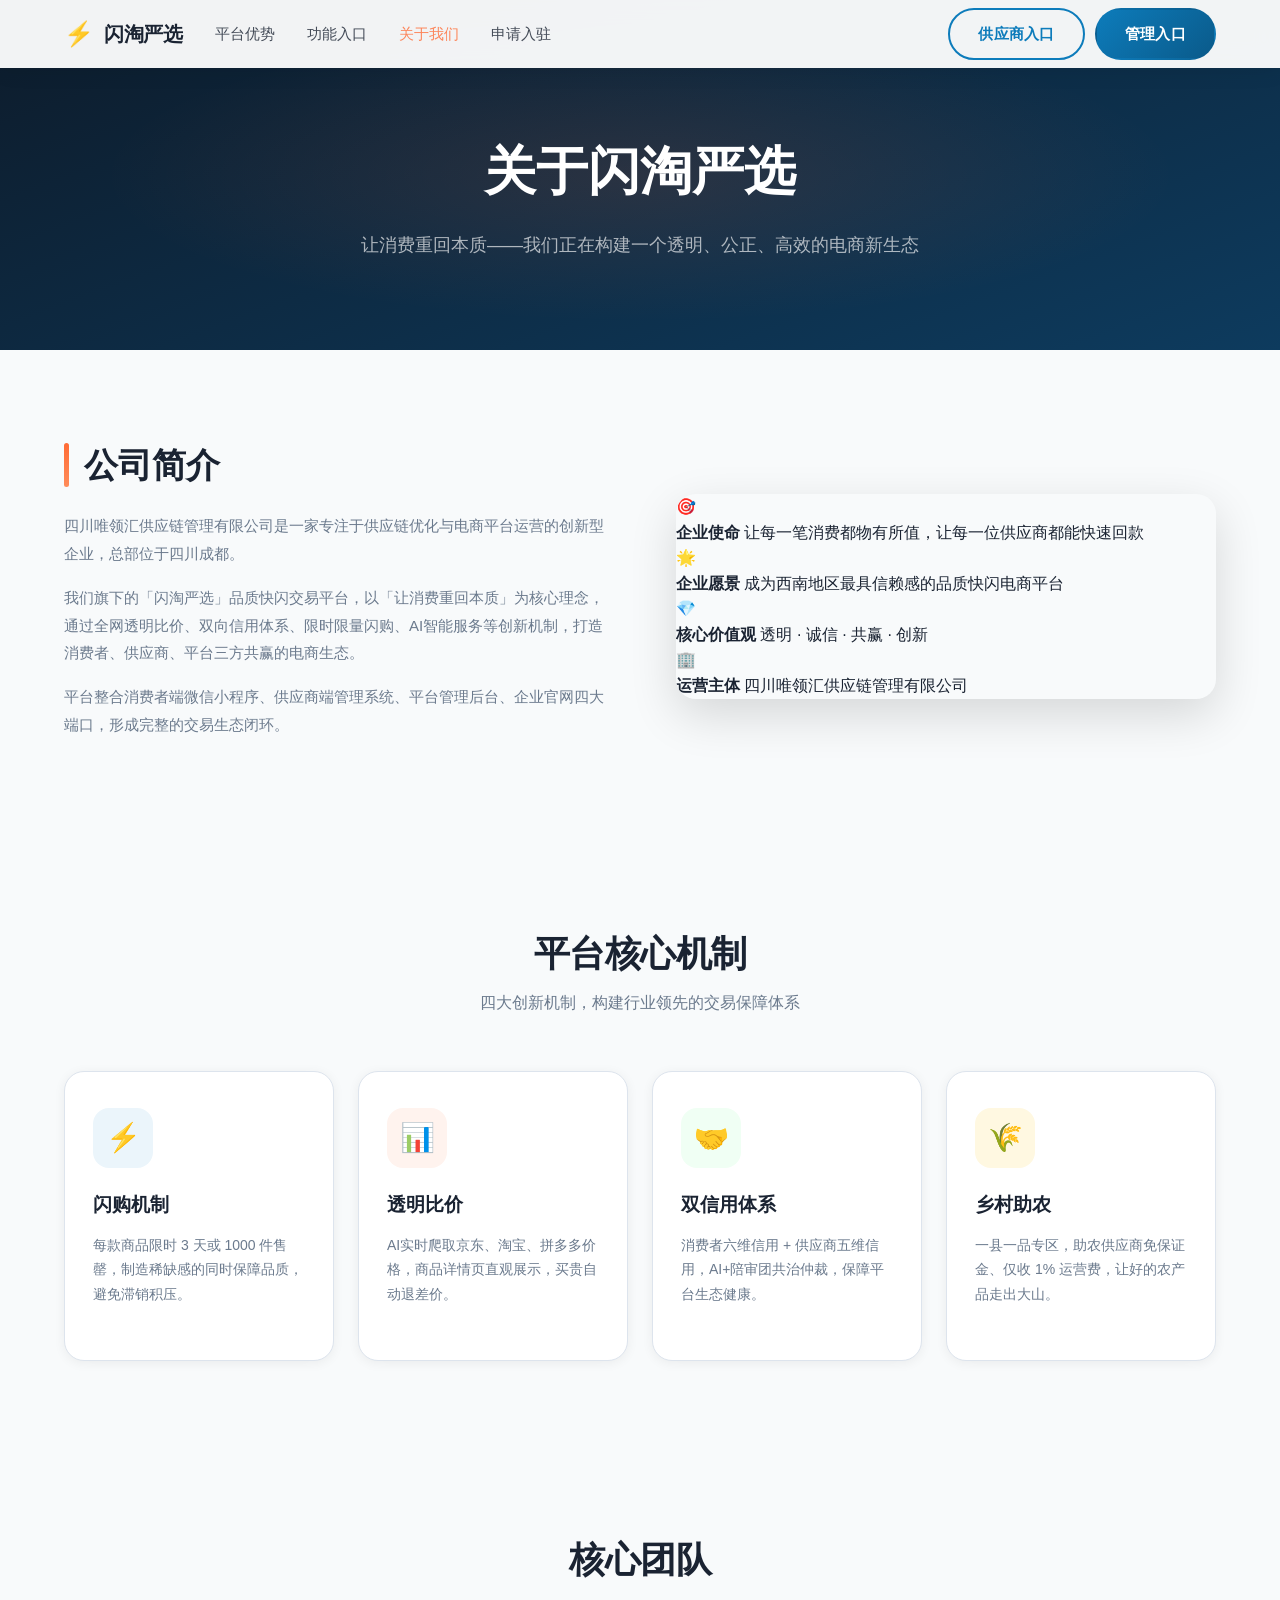
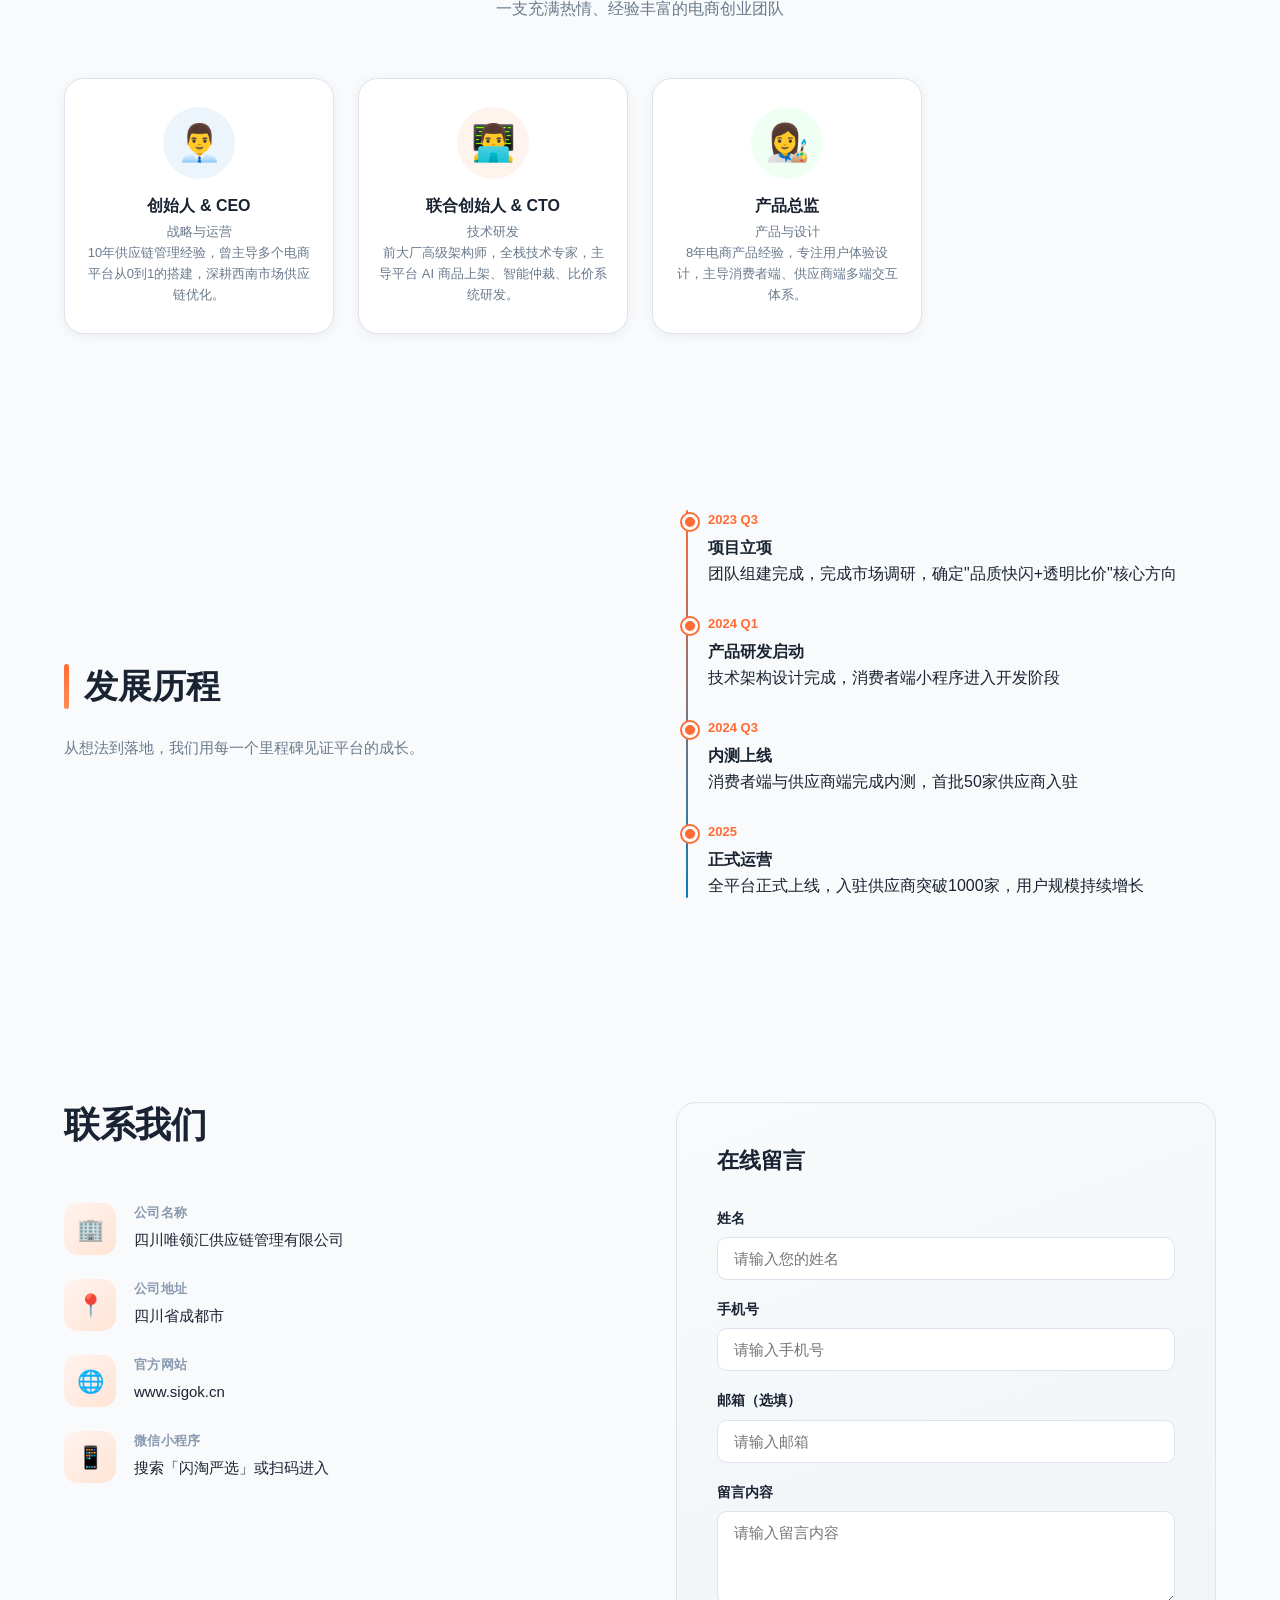
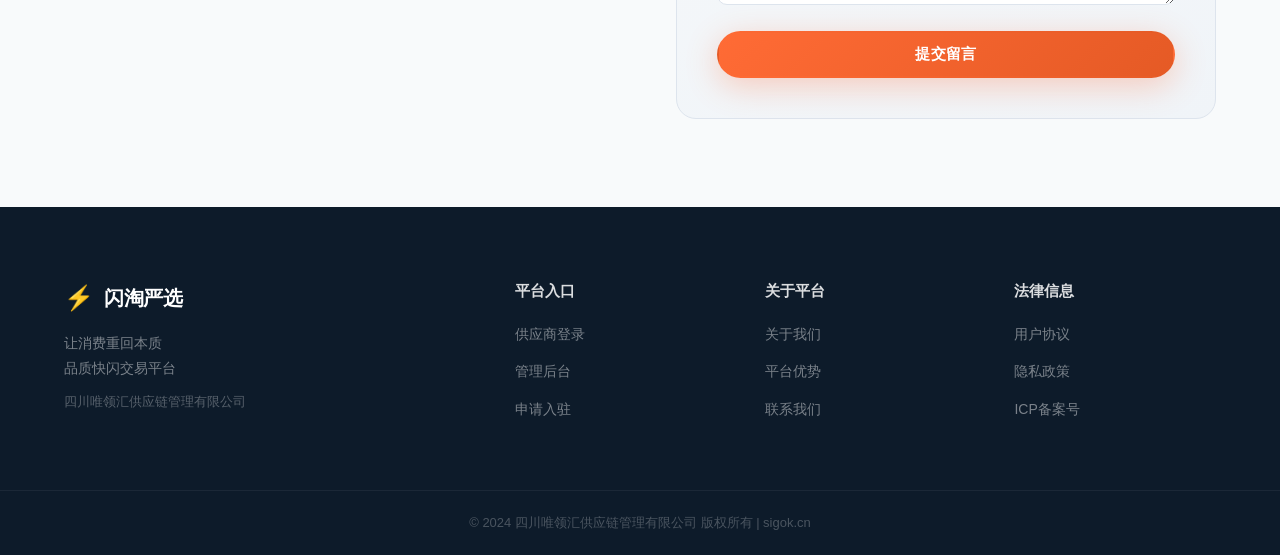
<file: about.html>
<!DOCTYPE html>
<html lang="zh-CN">
<head>
  <meta charset="UTF-8" />
  <meta name="viewport" content="width=device-width, initial-scale=1.0" />
  <title>关于我们 - 闪淘严选</title>
  <link rel="preconnect" href="https://fonts.googleapis.com" />
  <link rel="stylesheet" href="styles.css" />
</head>
<body>

<!-- 导航栏 -->
<nav id="navbar" class="scrolled">
  <div class="container nav-inner">
    <a href="index.html" class="logo">
      <span class="logo-icon">⚡</span>
      <span class="logo-text">闪淘严选</span>
    </a>
    <ul class="nav-links" id="navLinks">
      <li><a href="index.html#features">平台优势</a></li>
      <li><a href="index.html#entries">功能入口</a></li>
      <li><a href="about.html" style="color:var(--primary)">关于我们</a></li>
      <li><a href="join.html">申请入驻</a></li>
    </ul>
    <div class="nav-actions">
      <a href="supplier-login.html" class="btn btn-outline">供应商入口</a>
      <a href="admin-login.html" class="btn btn-accent">管理入口</a>
    </div>
    <button class="hamburger" id="hamburger" aria-label="菜单">
      <span></span><span></span><span></span>
    </button>
  </div>
</nav>

<!-- Hero -->
<section class="about-hero">
  <div class="container">
    <h1>关于闪淘严选</h1>
    <p>让消费重回本质——我们正在构建一个透明、公正、高效的电商新生态</p>
  </div>
</section>

<!-- 公司简介 -->
<section class="about-section">
  <div class="container about-grid">
    <div class="about-text fade-in">
      <h2>公司简介</h2>
      <p>四川唯领汇供应链管理有限公司是一家专注于供应链优化与电商平台运营的创新型企业，总部位于四川成都。</p>
      <p>我们旗下的「闪淘严选」品质快闪交易平台，以「让消费重回本质」为核心理念，通过全网透明比价、双向信用体系、限时限量闪购、AI智能服务等创新机制，打造消费者、供应商、平台三方共赢的电商生态。</p>
      <p>平台整合消费者端微信小程序、供应商端管理系统、平台管理后台、企业官网四大端口，形成完整的交易生态闭环。</p>
    </div>
    <div class="about-visual fade-in delay-1">
      <div class="av-item">
        <div class="av-icon">🎯</div>
        <div class="av-text">
          <strong>企业使命</strong>
          <span>让每一笔消费都物有所值，让每一位供应商都能快速回款</span>
        </div>
      </div>
      <div class="av-item">
        <div class="av-icon">🌟</div>
        <div class="av-text">
          <strong>企业愿景</strong>
          <span>成为西南地区最具信赖感的品质快闪电商平台</span>
        </div>
      </div>
      <div class="av-item">
        <div class="av-icon">💎</div>
        <div class="av-text">
          <strong>核心价值观</strong>
          <span>透明 · 诚信 · 共赢 · 创新</span>
        </div>
      </div>
      <div class="av-item">
        <div class="av-icon">🏢</div>
        <div class="av-text">
          <strong>运营主体</strong>
          <span>四川唯领汇供应链管理有限公司</span>
        </div>
      </div>
    </div>
  </div>
</section>

<!-- 平台特色 -->
<section class="about-section bg-muted">
  <div class="container">
    <div class="section-header fade-in">
      <h2 class="section-title">平台核心机制</h2>
      <p class="section-sub">四大创新机制，构建行业领先的交易保障体系</p>
    </div>
    <div class="features-grid">
      <div class="feature-card fade-in">
        <div class="fc-icon" style="background:#EBF5FB;color:#0D7CBB">⚡</div>
        <h3>闪购机制</h3>
        <p>每款商品限时 3 天或 1000 件售罄，制造稀缺感的同时保障品质，避免滞销积压。</p>
      </div>
      <div class="feature-card fade-in delay-1">
        <div class="fc-icon" style="background:#FFF3EE;color:#FF6B35">📊</div>
        <h3>透明比价</h3>
        <p>AI实时爬取京东、淘宝、拼多多价格，商品详情页直观展示，买贵自动退差价。</p>
      </div>
      <div class="feature-card fade-in delay-2">
        <div class="fc-icon" style="background:#F0FFF4;color:#2E7D32">🤝</div>
        <h3>双信用体系</h3>
        <p>消费者六维信用 + 供应商五维信用，AI+陪审团共治仲裁，保障平台生态健康。</p>
      </div>
      <div class="feature-card fade-in delay-3">
        <div class="fc-icon" style="background:#FFF8E1;color:#F57F17">🌾</div>
        <h3>乡村助农</h3>
        <p>一县一品专区，助农供应商免保证金、仅收 1% 运营费，让好的农产品走出大山。</p>
      </div>
    </div>
  </div>
</section>

<!-- 核心团队 -->
<section class="about-section">
  <div class="container">
    <div class="section-header fade-in">
      <h2 class="section-title">核心团队</h2>
      <p class="section-sub">一支充满热情、经验丰富的电商创业团队</p>
    </div>
    <div class="team-grid">
      <div class="team-card fade-in">
        <div class="tc-avatar" style="background:#EBF5FB;font-size:36px">👨‍💼</div>
        <h4>创始人 & CEO</h4>
        <p class="role">战略与运营</p>
        <p>10年供应链管理经验，曾主导多个电商平台从0到1的搭建，深耕西南市场供应链优化。</p>
      </div>
      <div class="team-card fade-in delay-1">
        <div class="tc-avatar" style="background:#FFF3EE;font-size:36px">👨‍💻</div>
        <h4>联合创始人 & CTO</h4>
        <p class="role">技术研发</p>
        <p>前大厂高级架构师，全栈技术专家，主导平台 AI 商品上架、智能仲裁、比价系统研发。</p>
      </div>
      <div class="team-card fade-in delay-2">
        <div class="tc-avatar" style="background:#F0FFF4;font-size:36px">👩‍🎨</div>
        <h4>产品总监</h4>
        <p class="role">产品与设计</p>
        <p>8年电商产品经验，专注用户体验设计，主导消费者端、供应商端多端交互体系。</p>
      </div>
    </div>
  </div>
</section>

<!-- 发展历程 -->
<section class="about-section bg-muted">
  <div class="container about-grid">
    <div class="about-text fade-in">
      <h2>发展历程</h2>
      <p>从想法到落地，我们用每一个里程碑见证平台的成长。</p>
    </div>
    <div class="fade-in delay-1">
      <div class="timeline">
        <div class="tl-item">
          <div class="tl-dot"></div>
          <div class="tl-year">2023 Q3</div>
          <h4>项目立项</h4>
          <p>团队组建完成，完成市场调研，确定"品质快闪+透明比价"核心方向</p>
        </div>
        <div class="tl-item">
          <div class="tl-dot"></div>
          <div class="tl-year">2024 Q1</div>
          <h4>产品研发启动</h4>
          <p>技术架构设计完成，消费者端小程序进入开发阶段</p>
        </div>
        <div class="tl-item">
          <div class="tl-dot"></div>
          <div class="tl-year">2024 Q3</div>
          <h4>内测上线</h4>
          <p>消费者端与供应商端完成内测，首批50家供应商入驻</p>
        </div>
        <div class="tl-item">
          <div class="tl-dot"></div>
          <div class="tl-year">2025</div>
          <h4>正式运营</h4>
          <p>全平台正式上线，入驻供应商突破1000家，用户规模持续增长</p>
        </div>
      </div>
    </div>
  </div>
</section>

<!-- 联系方式 -->
<section class="about-section" id="contact">
  <div class="container contact-inner">
    <div class="contact-info fade-in">
      <div class="section-header" style="text-align:left">
        <h2 class="section-title">联系我们</h2>
      </div>
      <div class="ci-items">
        <div class="ci-item">
          <span class="ci-icon">🏢</span>
          <div><strong>公司名称</strong><p>四川唯领汇供应链管理有限公司</p></div>
        </div>
        <div class="ci-item">
          <span class="ci-icon">📍</span>
          <div><strong>公司地址</strong><p>四川省成都市</p></div>
        </div>
        <div class="ci-item">
          <span class="ci-icon">🌐</span>
          <div><strong>官方网站</strong><p>www.sigok.cn</p></div>
        </div>
        <div class="ci-item">
          <span class="ci-icon">📱</span>
          <div><strong>微信小程序</strong><p>搜索「闪淘严选」或扫码进入</p></div>
        </div>
      </div>
    </div>
    <div class="contact-form fade-in delay-1">
      <h3>在线留言</h3>
      <form id="contactForm">
        <div class="form-group">
          <label>姓名</label>
          <input type="text" placeholder="请输入您的姓名" required />
        </div>
        <div class="form-group">
          <label>手机号</label>
          <input type="tel" placeholder="请输入手机号" required />
        </div>
        <div class="form-group">
          <label>邮箱（选填）</label>
          <input type="email" placeholder="请输入邮箱" />
        </div>
        <div class="form-group">
          <label>留言内容</label>
          <textarea rows="4" placeholder="请输入留言内容" required></textarea>
        </div>
        <button type="submit" class="btn btn-primary" style="width:100%">提交留言</button>
      </form>
    </div>
  </div>
</section>

<!-- 页脚 -->
<footer>
  <div class="container footer-inner">
    <div class="footer-brand">
      <a href="index.html" class="logo">
        <span class="logo-icon">⚡</span>
        <span class="logo-text" style="color:#fff">闪淘严选</span>
      </a>
      <p>让消费重回本质<br/>品质快闪交易平台</p>
      <p class="footer-company">四川唯领汇供应链管理有限公司</p>
    </div>
    <div class="footer-links">
      <h4>平台入口</h4>
      <ul>
        <li><a href="supplier-login.html">供应商登录</a></li>
        <li><a href="admin-login.html">管理后台</a></li>
        <li><a href="join.html">申请入驻</a></li>
      </ul>
    </div>
    <div class="footer-links">
      <h4>关于平台</h4>
      <ul>
        <li><a href="about.html">关于我们</a></li>
        <li><a href="index.html#features">平台优势</a></li>
        <li><a href="#contact">联系我们</a></li>
      </ul>
    </div>
    <div class="footer-links">
      <h4>法律信息</h4>
      <ul>
        <li><a href="#">用户协议</a></li>
        <li><a href="#">隐私政策</a></li>
        <li><a href="#">ICP备案号</a></li>
      </ul>
    </div>
  </div>
  <div class="footer-bottom">
    <p>© 2024 四川唯领汇供应链管理有限公司 版权所有 | sigok.cn</p>
  </div>
</footer>

<script src="main.js"></script>
</body>
</html>
</file>
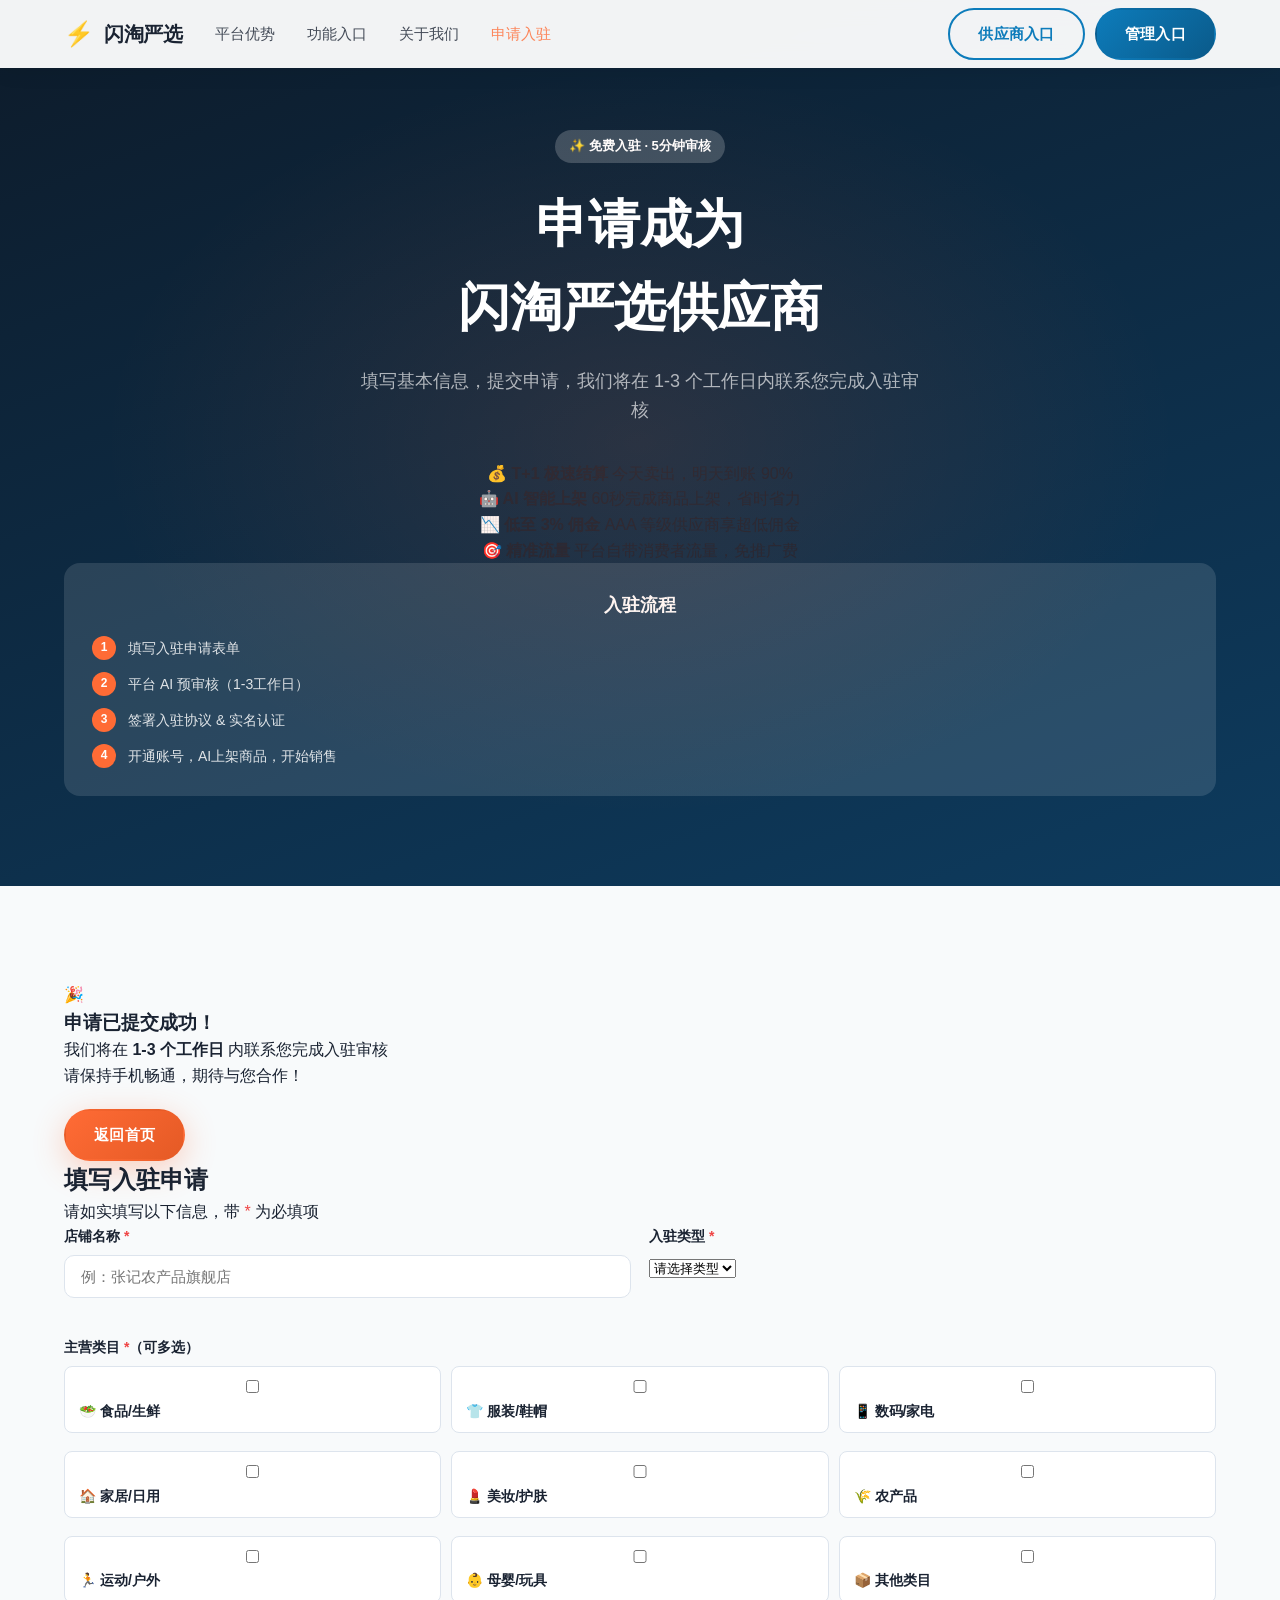
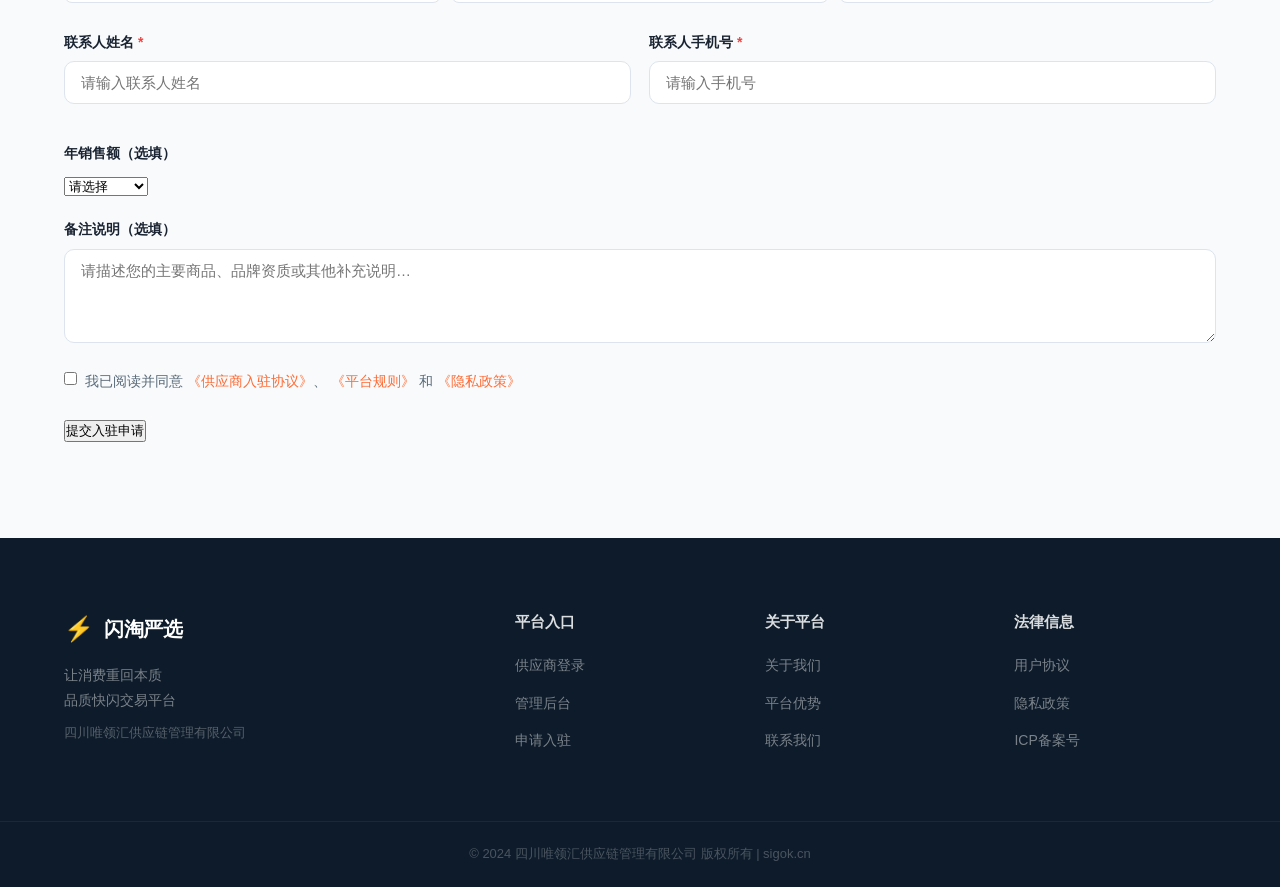
<file: join.html>
<!DOCTYPE html>
<html lang="zh-CN">
<head>
  <meta charset="UTF-8" />
  <meta name="viewport" content="width=device-width, initial-scale=1.0" />
  <title>供应商入驻申请 - 闪淘严选</title>
  <link rel="preconnect" href="https://fonts.googleapis.com" />
  <link rel="stylesheet" href="styles.css" />
</head>
<body>

<!-- 导航栏 -->
<nav id="navbar" class="scrolled">
  <div class="container nav-inner">
    <a href="index.html" class="logo">
      <span class="logo-icon">⚡</span>
      <span class="logo-text">闪淘严选</span>
    </a>
    <ul class="nav-links" id="navLinks">
      <li><a href="index.html#features">平台优势</a></li>
      <li><a href="index.html#entries">功能入口</a></li>
      <li><a href="about.html">关于我们</a></li>
      <li><a href="join.html" style="color:var(--primary)">申请入驻</a></li>
    </ul>
    <div class="nav-actions">
      <a href="supplier-login.html" class="btn btn-outline">供应商入口</a>
      <a href="admin-login.html" class="btn btn-accent">管理入口</a>
    </div>
    <button class="hamburger" id="hamburger" aria-label="菜单">
      <span></span><span></span><span></span>
    </button>
  </div>
</nav>

<!-- Hero -->
<section class="join-hero">
  <div class="container join-hero-inner">
    <div class="fade-in">
      <div style="display:inline-block;background:rgba(255,255,255,0.2);color:#fff;padding:6px 14px;border-radius:20px;font-size:13px;margin-bottom:20px;font-weight:600;">
        ✨ 免费入驻 · 5分钟审核
      </div>
      <h1>申请成为<br/>闪淘严选供应商</h1>
      <p>填写基本信息，提交申请，我们将在 1-3 个工作日内联系您完成入驻审核</p>
      <div class="join-benefits-grid">
        <div class="jb-item">
          <strong>💰 T+1 极速结算</strong>
          今天卖出，明天到账 90%
        </div>
        <div class="jb-item">
          <strong>🤖 AI 智能上架</strong>
          60秒完成商品上架，省时省力
        </div>
        <div class="jb-item">
          <strong>📉 低至 3% 佣金</strong>
          AAA 等级供应商享超低佣金
        </div>
        <div class="jb-item">
          <strong>🎯 精准流量</strong>
          平台自带消费者流量，免推广费
        </div>
      </div>
    </div>
    <div class="fade-in delay-1" style="display:flex;flex-direction:column;gap:16px;">
      <div style="background:rgba(255,255,255,0.12);border-radius:16px;padding:28px;">
        <h3 style="color:#fff;font-family:var(--font-heading);font-size:18px;margin-bottom:16px;">入驻流程</h3>
        <div style="display:flex;flex-direction:column;gap:12px;">
          <div style="display:flex;align-items:center;gap:12px;color:rgba(255,255,255,0.85);font-size:14px;">
            <span style="background:#FF6B35;color:#fff;width:24px;height:24px;border-radius:50%;display:flex;align-items:center;justify-content:center;font-size:12px;font-weight:700;flex-shrink:0">1</span>
            填写入驻申请表单
          </div>
          <div style="display:flex;align-items:center;gap:12px;color:rgba(255,255,255,0.85);font-size:14px;">
            <span style="background:#FF6B35;color:#fff;width:24px;height:24px;border-radius:50%;display:flex;align-items:center;justify-content:center;font-size:12px;font-weight:700;flex-shrink:0">2</span>
            平台 AI 预审核（1-3工作日）
          </div>
          <div style="display:flex;align-items:center;gap:12px;color:rgba(255,255,255,0.85);font-size:14px;">
            <span style="background:#FF6B35;color:#fff;width:24px;height:24px;border-radius:50%;display:flex;align-items:center;justify-content:center;font-size:12px;font-weight:700;flex-shrink:0">3</span>
            签署入驻协议 & 实名认证
          </div>
          <div style="display:flex;align-items:center;gap:12px;color:rgba(255,255,255,0.85);font-size:14px;">
            <span style="background:#FF6B35;color:#fff;width:24px;height:24px;border-radius:50%;display:flex;align-items:center;justify-content:center;font-size:12px;font-weight:700;flex-shrink:0">4</span>
            开通账号，AI上架商品，开始销售
          </div>
        </div>
      </div>
    </div>
  </div>
</section>

<!-- 申请表单 -->
<section class="join-form-section">
  <div class="container">
    <!-- 成功提示 -->
    <div class="success-msg" id="successMsg">
      <div class="sm-icon">🎉</div>
      <h3>申请已提交成功！</h3>
      <p>我们将在 <strong>1-3 个工作日</strong> 内联系您完成入驻审核<br/>请保持手机畅通，期待与您合作！</p>
      <a href="index.html" class="btn btn-primary" style="margin-top:20px;">返回首页</a>
    </div>

    <!-- 表单 -->
    <div class="join-form-card fade-in" id="joinFormCard">
      <h2>填写入驻申请</h2>
      <p class="form-desc">请如实填写以下信息，带 <span style="color:#EF4444">*</span> 为必填项</p>

      <form id="joinForm">
        <div class="form-row">
          <div class="form-group">
            <label>店铺名称 <span style="color:#EF4444">*</span></label>
            <input type="text" id="shopName" placeholder="例：张记农产品旗舰店" required />
          </div>
          <div class="form-group">
            <label>入驻类型 <span style="color:#EF4444">*</span></label>
            <select id="shopType" required>
              <option value="">请选择类型</option>
              <option value="personal">个人供应商</option>
              <option value="company">企业供应商</option>
              <option value="agriculture">助农供应商</option>
            </select>
          </div>
        </div>

        <div class="form-group" style="margin-top:20px;">
          <label>主营类目 <span style="color:#EF4444">*</span>（可多选）</label>
          <div style="display:grid;grid-template-columns:repeat(3,1fr);gap:10px;margin-top:8px;" id="categoryGrid">
            <label class="cat-option"><input type="checkbox" value="food" /> 🥗 食品/生鲜</label>
            <label class="cat-option"><input type="checkbox" value="clothing" /> 👕 服装/鞋帽</label>
            <label class="cat-option"><input type="checkbox" value="digital" /> 📱 数码/家电</label>
            <label class="cat-option"><input type="checkbox" value="home" /> 🏠 家居/日用</label>
            <label class="cat-option"><input type="checkbox" value="beauty" /> 💄 美妆/护肤</label>
            <label class="cat-option"><input type="checkbox" value="agriculture" /> 🌾 农产品</label>
            <label class="cat-option"><input type="checkbox" value="sports" /> 🏃 运动/户外</label>
            <label class="cat-option"><input type="checkbox" value="mother" /> 👶 母婴/玩具</label>
            <label class="cat-option"><input type="checkbox" value="other" /> 📦 其他类目</label>
          </div>
        </div>

        <div class="form-row" style="margin-top:20px;">
          <div class="form-group">
            <label>联系人姓名 <span style="color:#EF4444">*</span></label>
            <input type="text" id="contactName" placeholder="请输入联系人姓名" required />
          </div>
          <div class="form-group">
            <label>联系人手机号 <span style="color:#EF4444">*</span></label>
            <input type="tel" id="contactPhone" placeholder="请输入手机号" maxlength="11" required />
          </div>
        </div>

        <div class="form-group" style="margin-top:20px;">
          <label>年销售额（选填）</label>
          <select id="annualSales">
            <option value="">请选择</option>
            <option value="<50w">50万以下</option>
            <option value="50-200w">50-200万</option>
            <option value="200-500w">200-500万</option>
            <option value=">500w">500万以上</option>
          </select>
        </div>

        <div class="form-group" style="margin-top:20px;">
          <label>备注说明（选填）</label>
          <textarea id="remark" rows="4" placeholder="请描述您的主要商品、品牌资质或其他补充说明…"></textarea>
        </div>

        <div class="agree-row" style="margin:20px 0 24px;">
          <input type="checkbox" id="joinAgree" />
          <label for="joinAgree" style="font-size:14px;color:#5A6A7A">
            我已阅读并同意 <a href="#" style="color:var(--primary)">《供应商入驻协议》</a>、
            <a href="#" style="color:var(--primary)">《平台规则》</a> 和 <a href="#" style="color:var(--primary)">《隐私政策》</a>
          </label>
        </div>

        <div id="joinMsg" style="margin-bottom:16px;font-size:14px;color:#EF4444;display:none"></div>

        <button type="submit" class="join-submit">提交入驻申请</button>
      </form>
    </div>
  </div>
</section>

<!-- 页脚 -->
<footer>
  <div class="container footer-inner">
    <div class="footer-brand">
      <a href="index.html" class="logo">
        <span class="logo-icon">⚡</span>
        <span class="logo-text" style="color:#fff">闪淘严选</span>
      </a>
      <p>让消费重回本质<br/>品质快闪交易平台</p>
      <p class="footer-company">四川唯领汇供应链管理有限公司</p>
    </div>
    <div class="footer-links">
      <h4>平台入口</h4>
      <ul>
        <li><a href="supplier-login.html">供应商登录</a></li>
        <li><a href="admin-login.html">管理后台</a></li>
        <li><a href="join.html">申请入驻</a></li>
      </ul>
    </div>
    <div class="footer-links">
      <h4>关于平台</h4>
      <ul>
        <li><a href="about.html">关于我们</a></li>
        <li><a href="index.html#features">平台优势</a></li>
        <li><a href="about.html#contact">联系我们</a></li>
      </ul>
    </div>
    <div class="footer-links">
      <h4>法律信息</h4>
      <ul>
        <li><a href="#">用户协议</a></li>
        <li><a href="#">隐私政策</a></li>
        <li><a href="#">ICP备案号</a></li>
      </ul>
    </div>
  </div>
  <div class="footer-bottom">
    <p>© 2024 四川唯领汇供应链管理有限公司 版权所有 | sigok.cn</p>
  </div>
</footer>

<style>
.cat-option {
  display: flex; align-items: center; gap: 8px; padding: 10px 14px;
  border: 1.5px solid var(--border); border-radius: 8px; cursor: pointer;
  font-size: 14px; transition: all 150ms; background: var(--white);
}
.cat-option:hover { border-color: var(--primary); background: #FFF3EE; }
.cat-option input { margin: 0; accent-color: var(--primary); }
</style>

<script src="main.js"></script>
<script>
const joinForm = document.getElementById('joinForm');
if (joinForm) {
  joinForm.addEventListener('submit', function(e) {
    e.preventDefault();
    const msgBox = document.getElementById('joinMsg');

    const shopName = document.getElementById('shopName').value.trim();
    const shopType = document.getElementById('shopType').value;
    const contactName = document.getElementById('contactName').value.trim();
    const contactPhone = document.getElementById('contactPhone').value.trim();
    const agreed = document.getElementById('joinAgree').checked;
    const categories = [...document.querySelectorAll('#categoryGrid input:checked')];

    if (!shopName) { showJoinMsg('请填写店铺名称'); return; }
    if (!shopType) { showJoinMsg('请选择入驻类型'); return; }
    if (categories.length === 0) { showJoinMsg('请至少选择一个主营类目'); return; }
    if (!contactName) { showJoinMsg('请填写联系人姓名'); return; }
    if (!/^1[3-9]\d{9}$/.test(contactPhone)) { showJoinMsg('请输入正确的手机号'); return; }
    if (!agreed) { showJoinMsg('请勾选同意入驻协议和隐私政策'); return; }

    // 提交成功
    document.getElementById('joinFormCard').style.display = 'none';
    const successEl = document.getElementById('successMsg');
    successEl.style.display = 'block';
    window.scrollTo({ top: successEl.offsetTop - 100, behavior: 'smooth' });
  });
}

function showJoinMsg(msg) {
  const box = document.getElementById('joinMsg');
  box.textContent = msg;
  box.style.display = 'block';
  setTimeout(() => { box.style.display = 'none'; }, 4000);
}
</script>
</body>
</html>
</file>
<file: styles.css>
/* ===== CSS Variables ===== */
:root {
  --primary: #FF6B35;
  --primary-dark: #E55A25;
  --primary-light: #FF8C5A;
  --accent: #0D7CBB;
  --accent-dark: #0A5A8A;
  --bg: #F8FAFB;
  --fg: #1A2332;
  --muted: #F0F4F8;
  --border: #DDE4ED;
  --white: #FFFFFF;
  --shadow-sm: 0 2px 12px rgba(0,0,0,0.06);
  --shadow-md: 0 8px 32px rgba(0,0,0,0.10);
  --shadow-lg: 0 16px 48px rgba(0,0,0,0.14);
  --shadow-orange: 0 8px 32px rgba(255,107,53,0.30);
  --radius: 12px;
  --radius-lg: 20px;
  --container: 1200px;
  --font-heading: "PingFang SC", "Hiragino Sans GB", "Microsoft YaHei", "STHeiti", "SimHei", sans-serif;
  --font-body: "PingFang SC", "Hiragino Sans GB", "Microsoft YaHei", "STXihei", "SimSun", sans-serif;
}

/* ===== Reset ===== */
*, *::before, *::after { box-sizing: border-box; margin: 0; padding: 0; }
html { scroll-behavior: smooth; font-size: 16px; }
body { font-family: var(--font-body); color: var(--fg); background: var(--bg); line-height: 1.6; }
a { text-decoration: none; color: inherit; }
ul { list-style: none; }
img { max-width: 100%; display: block; }
input, textarea, select { font-family: var(--font-body); }

/* ===== Container ===== */
.container { max-width: var(--container); margin: 0 auto; padding: 0 24px; }

/* ===== Buttons ===== */
.btn {
  display: inline-flex; align-items: center; justify-content: center;
  padding: 12px 28px; border-radius: 50px; font-size: 15px;
  font-weight: 600; cursor: pointer; border: 2px solid transparent;
  transition: all 200ms ease; white-space: nowrap; letter-spacing: 0.3px;
}
.btn:hover { transform: translateY(-2px); }
.btn-primary { background: linear-gradient(135deg, var(--primary), var(--primary-dark)); color: #fff; box-shadow: var(--shadow-orange); }
.btn-primary:hover { box-shadow: 0 12px 40px rgba(255,107,53,0.45); }
.btn-accent { background: linear-gradient(135deg, var(--accent), var(--accent-dark)); color: #fff; }
.btn-accent:hover { box-shadow: var(--shadow-md); }
.btn-outline { background: transparent; color: var(--accent); border-color: var(--accent); }
.btn-outline:hover { background: var(--accent); color: #fff; }
.btn-outline-white { background: rgba(255,255,255,0.15); color: #fff; border-color: rgba(255,255,255,0.5); backdrop-filter: blur(4px); }
.btn-outline-white:hover { background: rgba(255,255,255,0.25); }
.btn-lg { padding: 16px 36px; font-size: 17px; }

/* ===== Animations ===== */
@keyframes fadeInUp {
  from { opacity: 0; transform: translateY(32px); }
  to   { opacity: 1; transform: translateY(0); }
}
@keyframes ticker {
  0%   { transform: translateX(0); }
  100% { transform: translateX(-50%); }
}
@keyframes partnerScroll {
  0%   { transform: translateX(0); }
  100% { transform: translateX(-50%); }
}
@keyframes float {
  0%, 100% { transform: translateY(0px); }
  50% { transform: translateY(-12px); }
}
@keyframes pulse-ring {
  0% { transform: scale(0.8); opacity: 0.8; }
  100% { transform: scale(1.4); opacity: 0; }
}
.fade-in { opacity: 0; transform: translateY(24px); transition: opacity 0.6s ease, transform 0.6s ease; }
.fade-in.visible { opacity: 1; transform: none; }
.delay-1 { transition-delay: 0.12s; }
.delay-2 { transition-delay: 0.24s; }
.delay-3 { transition-delay: 0.36s; }

/* ===== Section Headers ===== */
.section-header { text-align: center; margin-bottom: 56px; }
.section-eyebrow {
  display: inline-block; background: linear-gradient(135deg, #FFF3EE, #FFE4D5);
  color: var(--primary); padding: 6px 18px; border-radius: 50px; font-size: 13px;
  font-weight: 700; margin-bottom: 16px; border: 1px solid rgba(255,107,53,0.2);
  letter-spacing: 0.5px;
}
.section-title {
  font-family: var(--font-heading); font-size: 36px; color: var(--fg);
  font-weight: 800; line-height: 1.25; letter-spacing: -0.5px;
}
.section-title span { color: var(--primary); }
.section-sub { margin-top: 14px; color: #6B7A8D; font-size: 16px; max-width: 560px; margin-left: auto; margin-right: auto; }

/* ===== Navbar ===== */
#navbar {
  position: fixed; top: 0; left: 0; right: 0; z-index: 100;
  padding: 0; background: transparent;
  transition: all 250ms ease;
}
#navbar.scrolled {
  background: rgba(255,255,255,0.95);
  box-shadow: 0 1px 24px rgba(0,0,0,0.08);
  backdrop-filter: blur(12px);
}
.nav-inner { display: flex; align-items: center; height: 68px; gap: 32px; }
.logo { display: flex; align-items: center; gap: 10px; font-weight: 800; font-size: 20px; }
.logo-icon { font-size: 24px; }
.logo-text { color: var(--fg); letter-spacing: -0.3px; }
.nav-links { display: flex; gap: 32px; flex: 1; }
.nav-links a {
  font-size: 15px; color: var(--fg); font-weight: 500;
  position: relative; padding-bottom: 3px; opacity: 0.8;
  transition: opacity 200ms;
}
.nav-links a:hover { opacity: 1; }
.nav-links a::after {
  content: ''; position: absolute; bottom: 0; left: 0; right: 0;
  height: 2px; background: var(--primary); transform: scaleX(0);
  transition: transform 200ms ease; border-radius: 2px;
}
.nav-links a:hover::after { transform: scaleX(1); }
.nav-actions { display: flex; gap: 10px; }
.hamburger { display: none; flex-direction: column; gap: 5px; background: none; border: none; cursor: pointer; padding: 4px; }
.hamburger span { display: block; width: 22px; height: 2px; background: var(--fg); border-radius: 2px; transition: all 200ms; }

/* ===== Hero ===== */
.hero {
  position: relative; min-height: 100vh; display: flex; align-items: center;
  padding: 100px 0 80px; overflow: hidden;
  background: linear-gradient(160deg, #0D1B2A 0%, #1A2D45 40%, #0D3B5E 100%);
}
.hero::before {
  content: ''; position: absolute; inset: 0;
  background: radial-gradient(ellipse 70% 60% at 70% 50%, rgba(255,107,53,0.15) 0%, transparent 70%),
              radial-gradient(ellipse 50% 50% at 20% 80%, rgba(13,124,187,0.2) 0%, transparent 60%);
}
.hero-grid {
  position: absolute; inset: 0; opacity: 0.04;
  background-image: linear-gradient(rgba(255,255,255,0.3) 1px, transparent 1px),
                    linear-gradient(90deg, rgba(255,255,255,0.3) 1px, transparent 1px);
  background-size: 60px 60px;
}
.hero-inner { display: grid; grid-template-columns: 1fr 1fr; gap: 80px; align-items: center; position: relative; z-index: 1; }
.hero-tag {
  display: inline-flex; align-items: center; gap: 8px;
  background: rgba(255,107,53,0.15); color: #FF8C5A;
  padding: 8px 18px; border-radius: 50px; font-size: 13px; font-weight: 700;
  margin-bottom: 24px; border: 1px solid rgba(255,107,53,0.3);
  letter-spacing: 0.5px;
}
.hero-tag::before { content: ''; width: 8px; height: 8px; background: var(--primary); border-radius: 50%; animation: pulse-ring 1.5s ease infinite; }
.hero-title {
  font-family: var(--font-heading); font-size: 62px; line-height: 1.15;
  color: #fff; margin-bottom: 24px; font-weight: 900; letter-spacing: -1px;
}
.hero-title .highlight {
  position: relative; color: var(--primary-light);
}
.hero-sub {
  font-size: 17px; color: rgba(255,255,255,0.7); margin-bottom: 28px;
  max-width: 480px; line-height: 1.8;
}
.hero-tags { display: flex; flex-wrap: wrap; gap: 10px; margin-bottom: 36px; }
.tag {
  background: rgba(255,255,255,0.08); color: rgba(255,255,255,0.85);
  padding: 7px 16px; border-radius: 50px; font-size: 13px; font-weight: 600;
  border: 1px solid rgba(255,255,255,0.12); backdrop-filter: blur(4px);
}
.hero-actions { display: flex; gap: 16px; flex-wrap: wrap; }

/* Hero Visual */
.hero-visual { animation: float 6s ease-in-out infinite; }
.hero-card {
  background: rgba(255,255,255,0.06); border-radius: var(--radius-lg);
  box-shadow: 0 24px 64px rgba(0,0,0,0.4), inset 0 1px 0 rgba(255,255,255,0.1);
  overflow: hidden; border: 1px solid rgba(255,255,255,0.1);
  backdrop-filter: blur(16px);
}
.hc-header { display: flex; align-items: center; gap: 6px; padding: 16px 20px; background: rgba(255,255,255,0.05); border-bottom: 1px solid rgba(255,255,255,0.08); }
.hc-dot { width: 10px; height: 10px; border-radius: 50%; }
.hc-dot.red { background: #FF5F57; }
.hc-dot.yellow { background: #FEBC2E; }
.hc-dot.green { background: #28C840; }
.hc-title { margin-left: 8px; font-size: 13px; color: rgba(255,255,255,0.5); font-weight: 500; }
.hc-stats { display: flex; padding: 28px 20px; gap: 0; border-bottom: 1px solid rgba(255,255,255,0.08); }
.hc-stat { flex: 1; text-align: center; position: relative; }
.hc-stat:not(:last-child)::after { content: ''; position: absolute; right: 0; top: 10%; height: 80%; width: 1px; background: rgba(255,255,255,0.1); }
.hc-num { display: block; font-family: var(--font-heading); font-size: 30px; color: var(--primary-light); font-weight: 800; }
.hc-label { font-size: 12px; color: rgba(255,255,255,0.5); margin-top: 4px; display: block; }
.hc-ticker { padding: 16px 0; overflow: hidden; }
.ticker-wrap { display: flex; white-space: nowrap; animation: ticker 14s linear infinite; }
.ticker-item { padding: 0 28px; font-size: 13px; color: rgba(255,255,255,0.6); }

/* ===== Stats Bar ===== */
.stats-bar {
  background: linear-gradient(135deg, var(--primary) 0%, var(--primary-dark) 100%);
  padding: 56px 0; position: relative; overflow: hidden;
}
.stats-bar::before {
  content: ''; position: absolute; inset: 0;
  background: url("data:image/svg+xml,%3Csvg width='60' height='60' viewBox='0 0 60 60' xmlns='http://www.w3.org/2000/svg'%3E%3Cg fill='none' fill-rule='evenodd'%3E%3Cg fill='%23ffffff' fill-opacity='0.03'%3E%3Cpath d='M36 34v-4h-2v4h-4v2h4v4h2v-4h4v-2h-4zm0-30V0h-2v4h-4v2h4v4h2V6h4V4h-4zM6 34v-4H4v4H0v2h4v4h2v-4h4v-2H6zM6 4V0H4v4H0v2h4v4h2V6h4V4H6z'/%3E%3C/g%3E%3C/g%3E%3C/svg%3E");
}
.stats-inner {
  display: flex; align-items: center; justify-content: space-around;
  flex-wrap: wrap; gap: 32px; position: relative;
}
.stat-item { text-align: center; }
.stat-num { font-family: var(--font-heading); font-size: 48px; color: var(--white); font-weight: 900; line-height: 1; }
.stat-suffix { font-size: 22px; color: rgba(255,255,255,0.85); font-weight: 700; }
.stat-label { display: block; font-size: 14px; color: rgba(255,255,255,0.75); margin-top: 10px; font-weight: 500; }
.stat-divider { width: 1px; height: 64px; background: rgba(255,255,255,0.2); }

/* ===== Features ===== */
.features { padding: 100px 0; background: var(--white); }
.features-grid { display: grid; grid-template-columns: repeat(4, 1fr); gap: 24px; }
.feature-card {
  background: var(--white); border-radius: var(--radius-lg); padding: 36px 28px;
  border: 1px solid var(--border); box-shadow: var(--shadow-sm);
  transition: all 250ms ease; position: relative; overflow: hidden;
}
.feature-card::before {
  content: ''; position: absolute; top: 0; left: 0; right: 0; height: 4px;
  background: linear-gradient(90deg, var(--primary), var(--primary-light));
  opacity: 0; transition: opacity 250ms ease;
}
.feature-card:hover { transform: translateY(-6px); box-shadow: var(--shadow-lg); border-color: rgba(255,107,53,0.2); }
.feature-card:hover::before { opacity: 1; }
.fc-icon {
  width: 60px; height: 60px; border-radius: 16px;
  display: flex; align-items: center; justify-content: center;
  font-size: 28px; margin-bottom: 22px;
}
.feature-card h3 { font-family: var(--font-heading); font-size: 19px; margin-bottom: 12px; font-weight: 700; }
.feature-card p { font-size: 14px; color: #6B7A8D; line-height: 1.75; margin-bottom: 18px; }
.fc-list { padding-left: 0; }
.fc-list li { font-size: 13px; color: #6B7A8D; padding: 5px 0; padding-left: 18px; position: relative; }
.fc-list li::before { content: '✓'; position: absolute; left: 0; color: var(--primary); font-weight: 800; }

/* ===== Entries ===== */
.entries { padding: 100px 0; background: var(--bg); }
.entries-grid { display: grid; grid-template-columns: repeat(3, 1fr); gap: 28px; }
.entry-card {
  background: var(--white); border-radius: var(--radius-lg); padding: 44px 36px;
  border: 1px solid var(--border); box-shadow: var(--shadow-sm);
  text-align: center; position: relative;
  transition: all 250ms ease;
}
.entry-card:hover { transform: translateY(-6px); box-shadow: var(--shadow-lg); }
.entry-card.consumer { border-top: 4px solid var(--primary); }
.entry-card.supplier { border-top: 4px solid var(--accent); }
.entry-card.admin { border-top: 4px solid #2C3E50; }
.ec-badge {
  display: inline-block; padding: 5px 14px; border-radius: 50px;
  font-size: 12px; font-weight: 700; background: #FFF3EE; color: var(--primary);
  margin-bottom: 20px; letter-spacing: 0.5px;
}
.supplier-badge { background: #EBF5FB; color: var(--accent); }
.admin-badge { background: #F0F4F8; color: #2C3E50; }
.ec-icon { font-size: 52px; margin-bottom: 18px; }
.entry-card h3 { font-family: var(--font-heading); font-size: 22px; margin-bottom: 14px; font-weight: 700; }
.entry-card p { font-size: 14px; color: #6B7A8D; margin-bottom: 28px; line-height: 1.75; }
.entry-btn { width: 100%; margin-bottom: 12px; }
.entry-btn-sm { font-size: 14px; color: var(--accent); display: block; text-align: center; margin-top: 8px; font-weight: 500; }
.entry-btn-sm:hover { text-decoration: underline; }
.entry-tip { font-size: 12px; color: #8A9AB0; }
.qr-placeholder { margin-top: 8px; }
.qr-box {
  width: 128px; height: 128px; margin: 0 auto;
  border: 2px dashed var(--border); border-radius: 12px;
  display: flex; flex-direction: column; align-items: center; justify-content: center;
  gap: 6px; color: #8A9AB0; font-size: 13px;
}

/* ===== Products ===== */
.products { padding: 100px 0; background: var(--white); }
.products-grid { display: grid; grid-template-columns: repeat(3, 1fr); gap: 28px; }
.product-card {
  background: var(--white); border-radius: var(--radius-lg); overflow: hidden;
  border: 1px solid var(--border); box-shadow: var(--shadow-sm);
  transition: all 250ms ease;
}
.product-card:hover { transform: translateY(-6px); box-shadow: var(--shadow-lg); }
.pc-img { height: 220px; position: relative; display: flex; align-items: flex-start; justify-content: space-between; padding: 16px; }
.pc-img img { position: absolute; inset: 0; width: 100%; height: 100%; object-fit: cover; }
.pc-img-overlay { position: absolute; inset: 0; background: linear-gradient(to top, rgba(0,0,0,0.3), transparent); }
.pc-badge-flash {
  position: relative; z-index: 1;
  background: linear-gradient(135deg, var(--primary), #FF4500); color: #fff;
  padding: 5px 12px; border-radius: 50px; font-size: 12px; font-weight: 700;
  box-shadow: 0 2px 8px rgba(255,107,53,0.4);
}
.pc-stars { font-size: 13px; position: relative; z-index: 1; }
.pc-body { padding: 20px 24px 24px; }
.pc-body h4 { font-family: var(--font-heading); font-size: 17px; margin-bottom: 12px; font-weight: 700; }
.pc-compare { display: flex; gap: 12px; margin-bottom: 12px; align-items: center; flex-wrap: wrap; }
.compare-label { font-size: 11px; color: #8A9AB0; background: var(--muted); padding: 2px 8px; border-radius: 4px; font-weight: 600; }
.compare-price { font-size: 13px; color: #8A9AB0; text-decoration: line-through; }
.pc-price-row { display: flex; align-items: center; gap: 10px; }
.flash-price { font-size: 26px; font-weight: 900; color: var(--primary); font-family: var(--font-heading); }
.origin-price { font-size: 14px; color: #8A9AB0; text-decoration: line-through; }
.save-tag { background: linear-gradient(135deg, #FFF3EE, #FFE4D5); color: var(--primary); padding: 3px 10px; border-radius: 50px; font-size: 12px; font-weight: 700; border: 1px solid rgba(255,107,53,0.2); }
.products-cta { text-align: center; margin-top: 48px; }
.products-cta p { color: #6B7A8D; font-size: 15px; margin-bottom: 16px; }

/* ===== Join CTA ===== */
.join-cta {
  background: linear-gradient(135deg, #0D1B2A 0%, #0D3B5E 60%, #0A5A8A 100%);
  padding: 100px 0; position: relative; overflow: hidden;
}
.join-cta::before {
  content: ''; position: absolute; right: -200px; top: -200px;
  width: 600px; height: 600px; border-radius: 50%;
  background: radial-gradient(circle, rgba(255,107,53,0.12) 0%, transparent 70%);
}
.join-inner { display: grid; grid-template-columns: 1fr 1fr; gap: 80px; align-items: center; position: relative; }
.join-content h2 { font-family: var(--font-heading); font-size: 40px; color: #fff; margin-bottom: 18px; font-weight: 800; line-height: 1.2; }
.join-content p { font-size: 17px; color: rgba(255,255,255,0.7); margin-bottom: 32px; line-height: 1.8; }
.join-features { display: grid; grid-template-columns: 1fr 1fr; gap: 14px; margin-bottom: 36px; }
.jf-item { display: flex; align-items: center; gap: 10px; color: rgba(255,255,255,0.85); font-size: 15px; }
.jf-icon { color: #4ADE80; font-size: 18px; }
.join-steps { display: flex; align-items: center; gap: 8px; flex-wrap: wrap; justify-content: center; }
.js-step {
  display: flex; flex-direction: column; align-items: center; gap: 10px;
  background: rgba(255,255,255,0.07); border: 1px solid rgba(255,255,255,0.1);
  border-radius: 16px; padding: 20px 18px;
  color: #fff; font-size: 14px; min-width: 90px;
  backdrop-filter: blur(8px); transition: background 200ms;
}
.js-step:hover { background: rgba(255,255,255,0.12); }
.js-num {
  width: 36px; height: 36px;
  background: linear-gradient(135deg, var(--primary), var(--primary-dark));
  border-radius: 50%; display: flex; align-items: center; justify-content: center;
  font-weight: 800; font-size: 16px; color: #fff; box-shadow: var(--shadow-orange);
}
.js-arrow { color: rgba(255,255,255,0.3); font-size: 22px; }

/* ===== Partners ===== */
.partners { padding: 72px 0; background: var(--bg); overflow: hidden; }
.partners-scroll { overflow: hidden; mask-image: linear-gradient(90deg, transparent, black 10%, black 90%, transparent); }
.partners-track {
  display: flex; gap: 24px; white-space: nowrap;
  animation: partnerScroll 22s linear infinite;
}
.partner-logo {
  display: inline-flex; align-items: center; padding: 14px 28px;
  background: var(--white); border: 1px solid var(--border); border-radius: var(--radius);
  font-size: 14px; font-weight: 600; color: #6B7A8D; box-shadow: var(--shadow-sm);
  flex-shrink: 0; transition: all 200ms;
}
.partner-logo:hover { border-color: var(--primary); color: var(--primary); }

/* ===== Contact ===== */
.contact { padding: 100px 0; background: var(--white); }
.contact-inner { display: grid; grid-template-columns: 1fr 1fr; gap: 72px; align-items: start; }
.ci-items { margin-top: 28px; display: flex; flex-direction: column; gap: 24px; }
.ci-item { display: flex; align-items: flex-start; gap: 18px; }
.ci-icon {
  font-size: 22px; width: 52px; height: 52px;
  background: linear-gradient(135deg, #FFF3EE, #FFE4D5);
  border-radius: 14px; display: flex; align-items: center; justify-content: center;
  flex-shrink: 0;
}
.ci-item strong { font-size: 13px; color: #8A9AB0; display: block; margin-bottom: 4px; font-weight: 600; letter-spacing: 0.3px; }
.ci-item p { font-size: 15px; color: var(--fg); font-weight: 500; }
.contact-form { background: linear-gradient(160deg, #F8FAFB, #F0F4F8); border-radius: var(--radius-lg); padding: 40px; border: 1px solid var(--border); }
.contact-form h3 { font-family: var(--font-heading); font-size: 22px; margin-bottom: 28px; font-weight: 700; color: var(--fg); }
.form-group { margin-bottom: 18px; }
.form-group label { display: block; font-size: 14px; font-weight: 600; margin-bottom: 8px; color: var(--fg); }
.form-group input, .form-group textarea {
  width: 100%; padding: 12px 16px; border: 1.5px solid var(--border);
  border-radius: 10px; font-size: 15px; background: var(--white);
  transition: all 200ms; outline: none;
}
.form-group input:focus, .form-group textarea:focus { border-color: var(--primary); box-shadow: 0 0 0 3px rgba(255,107,53,0.1); }
.form-group textarea { resize: vertical; }

/* ===== Footer ===== */
footer { background: #0D1B2A; padding: 72px 0 0; }
.footer-inner { display: grid; grid-template-columns: 2fr 1fr 1fr 1fr; gap: 48px; padding-bottom: 56px; }
.footer-brand .logo-text { color: #fff; }
.footer-brand p { font-size: 14px; color: rgba(255,255,255,0.45); margin-top: 14px; line-height: 1.8; }
.footer-company { margin-top: 8px !important; font-size: 13px !important; color: rgba(255,255,255,0.3) !important; }
.footer-links h4 { color: rgba(255,255,255,0.85); font-size: 15px; margin-bottom: 18px; font-weight: 700; }
.footer-links ul li { margin-bottom: 12px; }
.footer-links ul li a { font-size: 14px; color: rgba(255,255,255,0.45); transition: color 200ms; }
.footer-links ul li a:hover { color: var(--primary); }
.footer-bottom { border-top: 1px solid rgba(255,255,255,0.06); padding: 22px 24px; text-align: center; }
.footer-bottom p { font-size: 13px; color: rgba(255,255,255,0.25); }

/* ===== Login Pages Shared ===== */
.auth-page { min-height: 100vh; display: grid; grid-template-columns: 1fr 1fr; }
.auth-brand {
  display: flex; flex-direction: column; justify-content: center;
  padding: 60px 56px; position: relative; overflow: hidden;
}
.auth-brand-accent { background: linear-gradient(160deg, #0D1B2A 0%, #0A5A8A 100%); }
.auth-brand-primary { background: linear-gradient(160deg, #1A0A00 0%, #7A2E0A 100%); }
.auth-brand-logo { display: flex; align-items: center; gap: 10px; margin-bottom: 48px; }
.auth-brand-logo .logo-icon { font-size: 28px; }
.auth-brand-logo .logo-text { font-size: 22px; font-weight: 800; color: #fff; }
.auth-brand h2 { font-family: var(--font-heading); font-size: 38px; color: #fff; line-height: 1.3; margin-bottom: 18px; font-weight: 800; }
.auth-brand p { font-size: 16px; color: rgba(255,255,255,0.65); line-height: 1.8; margin-bottom: 36px; }
.auth-brand-features { display: flex; flex-direction: column; gap: 16px; }
.abf-item { display: flex; align-items: center; gap: 14px; color: rgba(255,255,255,0.85); font-size: 15px; }
.abf-icon { width: 36px; height: 36px; background: rgba(255,255,255,0.12); border-radius: 50%; display: flex; align-items: center; justify-content: center; font-size: 16px; flex-shrink: 0; }
.auth-brand-bg-circle { position: absolute; right: -80px; bottom: -80px; width: 320px; height: 320px; border-radius: 50%; background: rgba(255,255,255,0.04); }
.auth-brand-bg-circle2 { position: absolute; right: 40px; bottom: 40px; width: 200px; height: 200px; border-radius: 50%; background: rgba(255,255,255,0.04); }
.auth-form-side { display: flex; flex-direction: column; justify-content: center; padding: 60px 56px; background: var(--white); }
.auth-form-inner { max-width: 400px; margin: 0 auto; width: 100%; }
.auth-tabs { display: flex; gap: 0; border-bottom: 2px solid var(--border); margin-bottom: 36px; }
.auth-tab { padding: 10px 24px; font-size: 15px; font-weight: 600; cursor: pointer; border: none; background: none; color: #8A9AB0; border-bottom: 2px solid transparent; margin-bottom: -2px; transition: all 200ms; }
.auth-tab.active { color: var(--primary); border-bottom-color: var(--primary); }
.auth-form h3 { font-family: var(--font-heading); font-size: 26px; margin-bottom: 8px; font-weight: 800; }
.auth-form .subtitle { font-size: 14px; color: #8A9AB0; margin-bottom: 28px; }
.input-group { position: relative; }
.input-group input { width: 100%; padding: 13px 16px; border: 1.5px solid var(--border); border-radius: 10px; font-size: 15px; outline: none; transition: all 200ms; }
.input-group input:focus { border-color: var(--primary); box-shadow: 0 0 0 3px rgba(255,107,53,0.1); }
.input-with-btn input { padding-right: 120px; }
.otp-btn { position: absolute; right: 8px; top: 50%; transform: translateY(-50%); background: var(--primary); color: #fff; border: none; border-radius: 6px; padding: 6px 14px; font-size: 13px; font-weight: 600; cursor: pointer; transition: background 200ms; }
.otp-btn:hover { background: var(--primary-dark); }
.otp-btn:disabled { background: #8A9AB0; cursor: not-allowed; }
.captcha-row { display: flex; gap: 12px; }
.captcha-row input { flex: 1; }
.captcha-img { width: 120px; height: 46px; background: var(--muted); border: 1.5px solid var(--border); border-radius: 10px; display: flex; align-items: center; justify-content: center; font-size: 18px; font-weight: 700; letter-spacing: 4px; color: var(--fg); cursor: pointer; flex-shrink: 0; user-select: none; }
.auth-submit { width: 100%; padding: 14px; font-size: 16px; font-weight: 700; border: none; border-radius: 10px; cursor: pointer; transition: all 200ms; margin-top: 8px; }
.auth-submit:hover { transform: translateY(-2px); box-shadow: var(--shadow-md); }
.auth-submit-accent { background: linear-gradient(135deg, var(--accent), var(--accent-dark)); color: #fff; }
.auth-submit-primary { background: linear-gradient(135deg, var(--primary), var(--primary-dark)); color: #fff; box-shadow: var(--shadow-orange); }
.auth-back { display: flex; align-items: center; gap: 6px; color: #8A9AB0; font-size: 14px; margin-bottom: 36px; }
.auth-back a { color: var(--primary); font-weight: 500; }
.auth-back a:hover { text-decoration: underline; }
.agree-row { display: flex; align-items: flex-start; gap: 8px; font-size: 13px; color: #5A6A7A; margin: 4px 0; }
.agree-row input[type=checkbox] { margin-top: 2px; flex-shrink: 0; accent-color: var(--primary); }
.agree-row a { color: var(--primary); }
.form-link { font-size: 14px; color: var(--primary); cursor: pointer; font-weight: 500; }
.form-link:hover { text-decoration: underline; }
.forgot-row { display: flex; justify-content: space-between; align-items: center; }
.form-stack { display: flex; flex-direction: column; gap: 18px; }

/* ===== About Page ===== */
.about-hero {
  background: linear-gradient(160deg, #0D1B2A 0%, #0D3B5E 100%);
  padding: 130px 0 90px; text-align: center; position: relative; overflow: hidden;
}
.about-hero::before { content: ''; position: absolute; inset: 0; background: radial-gradient(ellipse 60% 60% at 50% 50%, rgba(255,107,53,0.12) 0%, transparent 70%); }
.about-hero h1 { font-family: var(--font-heading); font-size: 52px; color: #fff; margin-bottom: 18px; font-weight: 900; position: relative; }
.about-hero p { font-size: 18px; color: rgba(255,255,255,0.65); max-width: 560px; margin: 0 auto; position: relative; }
.about-section { padding: 88px 0; }
.about-section.bg-muted { background: var(--bg); }
.about-grid { display: grid; grid-template-columns: 1fr 1fr; gap: 72px; align-items: center; }
.about-text h2 { font-family: var(--font-heading); font-size: 34px; margin-bottom: 20px; font-weight: 800; position: relative; padding-left: 20px; }
.about-text h2::before { content: ''; position: absolute; left: 0; top: 5px; bottom: 5px; width: 5px; background: linear-gradient(to bottom, var(--primary), var(--primary-light)); border-radius: 3px; }
.about-text p { font-size: 15px; color: #6B7A8D; line-height: 1.85; margin-bottom: 16px; }
.about-visual { border-radius: var(--radius-lg); overflow: hidden; box-shadow: var(--shadow-lg); }
.about-visual img { width: 100%; }
.timeline { position: relative; padding-left: 32px; }
.timeline::before { content: ''; position: absolute; left: 10px; top: 0; bottom: 0; width: 2px; background: linear-gradient(to bottom, var(--primary), var(--accent)); border-radius: 2px; }
.tl-item { position: relative; margin-bottom: 28px; }
.tl-dot { position: absolute; left: -26px; top: 4px; width: 16px; height: 16px; background: var(--primary); border-radius: 50%; border: 3px solid var(--white); box-shadow: 0 0 0 2px var(--primary); }
.tl-year { font-size: 13px; color: var(--primary); font-weight: 700; margin-bottom: 4px; }
.tl-title { font-size: 16px; font-weight: 700; margin-bottom: 6px; }
.tl-desc { font-size: 14px; color: #6B7A8D; }
.value-cards { display: grid; grid-template-columns: repeat(3, 1fr); gap: 24px; }
.value-card { background: var(--white); border-radius: var(--radius-lg); padding: 32px 24px; border: 1px solid var(--border); box-shadow: var(--shadow-sm); text-align: center; transition: all 250ms; }
.value-card:hover { transform: translateY(-6px); box-shadow: var(--shadow-lg); }
.vc-icon { font-size: 40px; margin-bottom: 16px; }
.value-card h3 { font-family: var(--font-heading); font-size: 18px; margin-bottom: 10px; font-weight: 700; }
.value-card p { font-size: 14px; color: #6B7A8D; line-height: 1.7; }
.team-grid { display: grid; grid-template-columns: repeat(4, 1fr); gap: 24px; }
.team-card { background: var(--white); border-radius: var(--radius-lg); padding: 28px 20px; border: 1px solid var(--border); box-shadow: var(--shadow-sm); text-align: center; }
.tc-avatar { width: 72px; height: 72px; border-radius: 50%; background: linear-gradient(135deg, #FFF3EE, #FFE4D5); display: flex; align-items: center; justify-content: center; font-size: 28px; margin: 0 auto 14px; }
.team-card h4 { font-size: 16px; font-weight: 700; margin-bottom: 4px; }
.team-card .tc-role { font-size: 13px; color: var(--primary); font-weight: 600; margin-bottom: 8px; }
.team-card p { font-size: 13px; color: #6B7A8D; }

/* ===== Join Page ===== */
.join-hero { background: linear-gradient(160deg, #0D1B2A 0%, #0D3B5E 100%); padding: 130px 0 90px; text-align: center; position: relative; overflow: hidden; }
.join-hero::before { content: ''; position: absolute; inset: 0; background: radial-gradient(ellipse 60% 60% at 50% 50%, rgba(255,107,53,0.12) 0%, transparent 70%); }
.join-hero h1 { font-family: var(--font-heading); font-size: 52px; color: #fff; margin-bottom: 18px; font-weight: 900; position: relative; }
.join-hero p { font-size: 18px; color: rgba(255,255,255,0.65); max-width: 560px; margin: 0 auto 36px; position: relative; }
.benefits-grid { display: grid; grid-template-columns: repeat(4, 1fr); gap: 24px; }
.benefit-card { background: var(--white); border-radius: var(--radius-lg); padding: 32px 24px; border: 1px solid var(--border); box-shadow: var(--shadow-sm); text-align: center; transition: all 250ms; }
.benefit-card:hover { transform: translateY(-6px); box-shadow: var(--shadow-lg); }
.bc-icon { font-size: 40px; margin-bottom: 16px; }
.benefit-card h3 { font-family: var(--font-heading); font-size: 18px; margin-bottom: 10px; font-weight: 700; }
.benefit-card p { font-size: 14px; color: #6B7A8D; line-height: 1.7; }
.join-form-section { padding: 96px 0; background: var(--bg); }
.join-form-inner { max-width: 680px; margin: 0 auto; }
.join-form { background: var(--white); border-radius: var(--radius-lg); padding: 48px; border: 1px solid var(--border); box-shadow: var(--shadow-md); }
.form-row { display: grid; grid-template-columns: 1fr 1fr; gap: 18px; }
.join-section { padding: 88px 0; }
.join-section.bg-muted { background: var(--bg); }
.steps-grid { display: grid; grid-template-columns: repeat(4, 1fr); gap: 24px; }
.step-card { text-align: center; position: relative; }
.step-card::after { content: '→'; position: absolute; right: -12px; top: 30px; color: #DDE4ED; font-size: 20px; }
.step-card:last-child::after { display: none; }
.sc-num { width: 60px; height: 60px; background: linear-gradient(135deg, var(--primary), var(--primary-dark)); border-radius: 50%; display: flex; align-items: center; justify-content: center; font-size: 22px; font-weight: 800; color: #fff; margin: 0 auto 16px; box-shadow: var(--shadow-orange); }
.step-card h3 { font-family: var(--font-heading); font-size: 17px; margin-bottom: 8px; font-weight: 700; }
.step-card p { font-size: 13px; color: #6B7A8D; }
.requirements-grid { display: grid; grid-template-columns: repeat(3, 1fr); gap: 24px; }
.req-card { background: var(--white); border-radius: var(--radius-lg); padding: 28px 24px; border: 1px solid var(--border); box-shadow: var(--shadow-sm); }
.req-card h3 { font-size: 16px; font-weight: 700; margin-bottom: 14px; display: flex; align-items: center; gap: 8px; }
.req-list { display: flex; flex-direction: column; gap: 8px; }
.req-item { display: flex; align-items: center; gap: 8px; font-size: 14px; color: #6B7A8D; }
.req-item::before { content: '✓'; color: var(--primary); font-weight: 800; flex-shrink: 0; }
.fee-table { width: 100%; border-collapse: collapse; }
.fee-table th { background: var(--fg); color: #fff; padding: 14px 20px; text-align: left; font-size: 14px; }
.fee-table td { padding: 14px 20px; border-bottom: 1px solid var(--border); font-size: 14px; color: #6B7A8D; }
.fee-table tr:hover td { background: var(--muted); }
.highlight-row td { color: var(--primary); font-weight: 700; background: #FFF3EE !important; }

/* ===== Responsive ===== */
@media (max-width: 1024px) {
  .features-grid { grid-template-columns: repeat(2, 1fr); }
  .hero-title { font-size: 48px; }
}
@media (max-width: 768px) {
  .hero-inner { grid-template-columns: 1fr; gap: 48px; }
  .hero-visual { display: none; }
  .hero-title { font-size: 40px; }
  .stats-inner { flex-direction: column; }
  .stat-divider { display: none; }
  .features-grid { grid-template-columns: 1fr; }
  .entries-grid { grid-template-columns: 1fr; }
  .products-grid { grid-template-columns: 1fr; }
  .join-inner { grid-template-columns: 1fr; gap: 48px; }
  .contact-inner { grid-template-columns: 1fr; }
  .footer-inner { grid-template-columns: 1fr 1fr; }
  .auth-page { grid-template-columns: 1fr; }
  .auth-brand { display: none; }
  .about-grid { grid-template-columns: 1fr; gap: 40px; }
  .value-cards { grid-template-columns: 1fr; }
  .team-grid { grid-template-columns: repeat(2, 1fr); }
  .benefits-grid { grid-template-columns: repeat(2, 1fr); }
  .steps-grid { grid-template-columns: repeat(2, 1fr); }
  .requirements-grid { grid-template-columns: 1fr; }
  .section-title { font-size: 28px; }
  .nav-links { display: none; flex-direction: column; position: absolute; top: 68px; left: 0; right: 0; background: var(--white); padding: 16px 24px; box-shadow: var(--shadow-md); gap: 12px; }
  .nav-links.open { display: flex; }
  .hamburger { display: flex; }
  .form-row { grid-template-columns: 1fr; }
}
</file>
